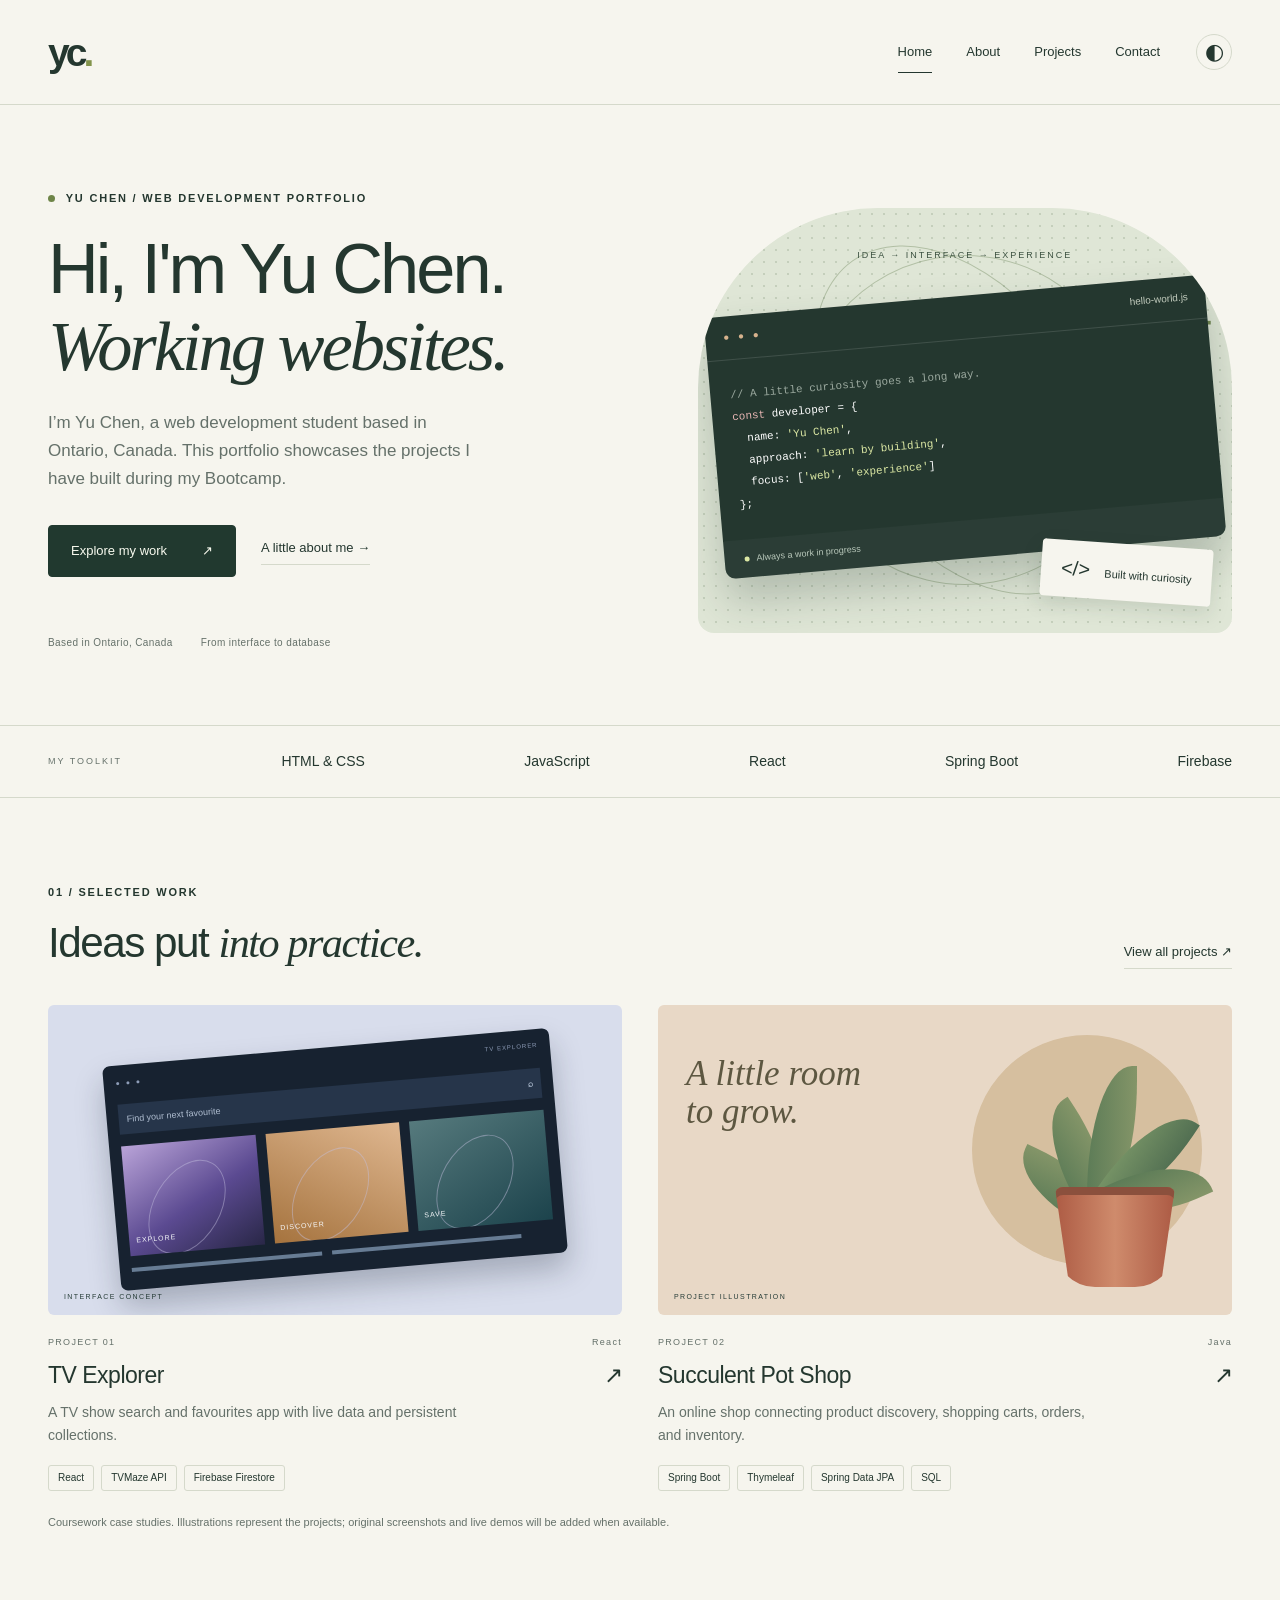
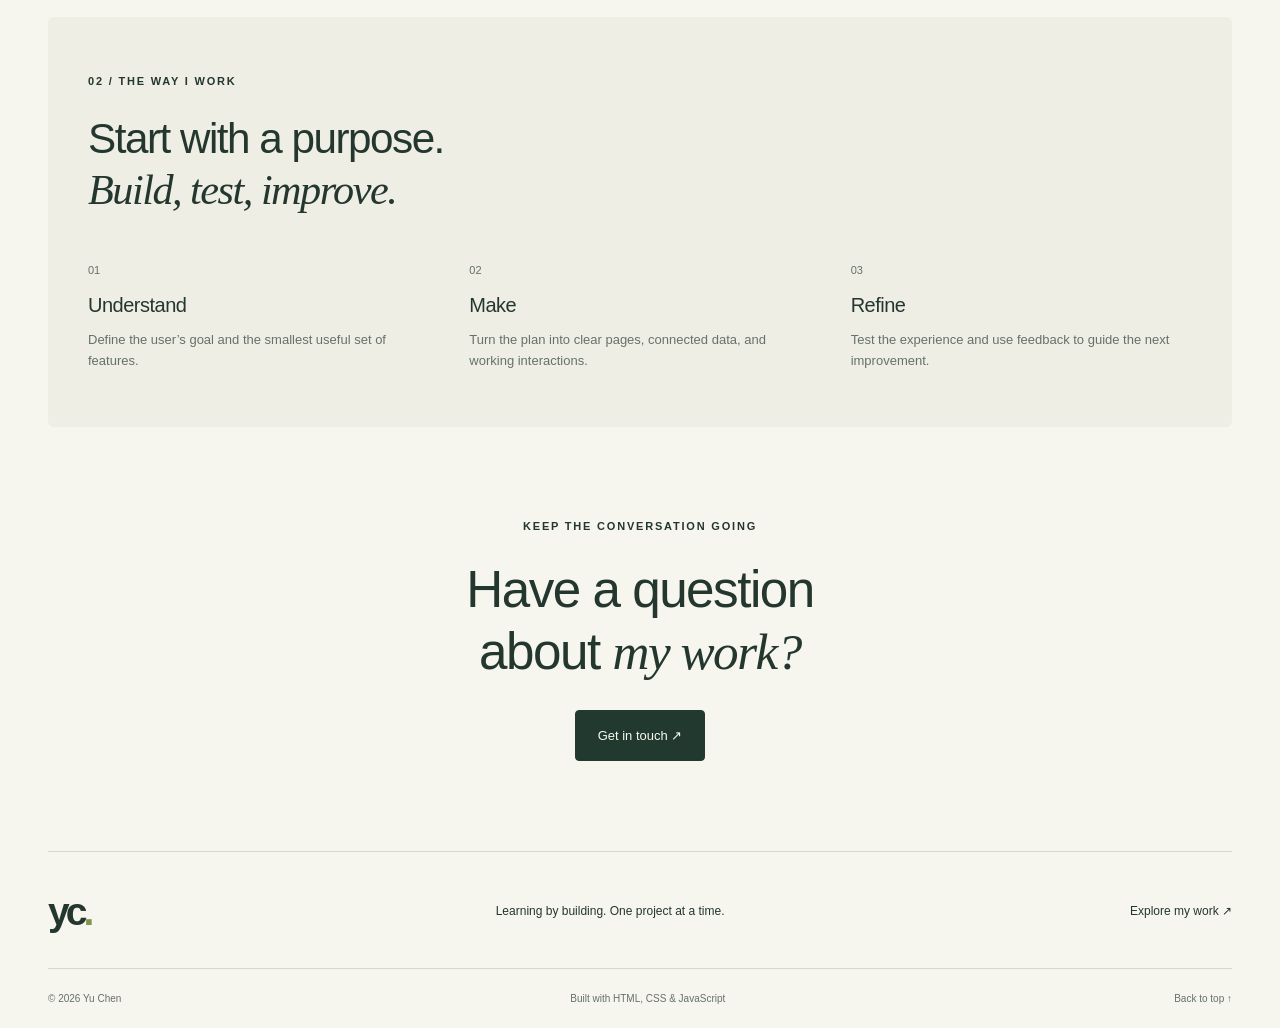
<file: index.html>
<!doctype html>
<html lang="en">

<head>
  <meta charset="utf-8">
  <meta name="viewport" content="width=device-width,initial-scale=1">
  <meta name="description"
    content="Yu Chen’s web development portfolio. Explore React and Java coursework, development decisions, and lessons learned.">
  <title>Web Development Portfolio | Yu Chen</title>
  <link rel="icon" href="assets/favicon.svg" type="image/svg+xml">
  <link rel="stylesheet" href="assets/style.css">
  <script src="assets/app.js" defer></script>
</head>

<body><a class="skip" href="#main">Skip to content</a>
  <header class="site-header"><a class="brand" href="index.html" aria-label="Yu Chen home">yc<span>.</span></a><button
      class="menu-toggle" aria-expanded="false" aria-controls="navigation">Menu <span>☰</span></button>
    <nav id="navigation" aria-label="Main navigation"><a href="index.html" aria-current="page">Home</a><a
        href="about.html">About</a><a href="projects.html">Projects</a><a href="contact.html">Contact</a></nav><button
      class="theme-toggle" aria-label="Switch to dark theme" title="Switch theme">◐</button>
  </header>
  <main id="main">
    <section class="hero">
      <div class="hero-copy">
        <p class="eyebrow"><span class="status-dot"></span> YU CHEN / WEB DEVELOPMENT PORTFOLIO</p>
        <h1>Hi, I'm Yu Chen.<br><span class="serif">Working websites.</span></h1>
        <p class="hero-intro">I’m Yu Chen, a web development student based in Ontario, Canada. This portfolio showcases the projects I have built during my Bootcamp. 
        </p>
        <div class="actions"><a class="button" href="projects.html">Explore my work <span>↗</span></a><a
            class="text-link" href="about.html">A little about me →</a></div>
        <div class="hero-footnote"><span>Based in Ontario, Canada</span><span>From interface to database</span></div>
      </div>
      <div class="hero-art" aria-hidden="true">
        <div class="orbit orbit-one"></div>
        <div class="orbit orbit-two"></div><span class="art-note">IDEA → INTERFACE → EXPERIENCE</span>
        <div class="code-window">
          <div class="code-top"><span>● ● ●</span><span>hello-world.js</span></div>
          <pre><span class="code-muted">// A little curiosity goes a long way.</span>
<span class="code-pink">const</span> developer = {
  name: <span class="code-green">'Yu Chen'</span>,
  approach: <span class="code-green">'learn by building'</span>,
  focus: [<span class="code-green">'web'</span>, <span class="code-green">'experience'</span>]
};</pre>
          <div class="code-bottom"><i></i> Always a work in progress</div>
        </div>
        <div class="floating-tag">&lt;/&gt; <span>Built with curiosity</span></div>
        <div class="spark">✳</div>
      </div>
    </section>
    <section class="skills-strip" aria-label="Technologies"><span>MY TOOLKIT</span><strong>HTML &
        CSS</strong><strong>JavaScript</strong><strong>React</strong><strong>Spring
        Boot</strong><strong>Firebase</strong></section>
    <section class="section">
      <div class="section-heading">
        <div>
          <p class="eyebrow">01 / SELECTED WORK</p>
          <h2>Ideas put <span class="serif">into practice.</span></h2>
        </div><a class="text-link" href="projects.html">View all projects ↗</a>
      </div>
      <div class="project-grid">
        <article class="project-card" data-category="React" data-title="tv explorer"><a class="art-link"
            href="tv-explorer.html" aria-label="Explore TV Explorer">
            <div class="project-art screen-art"
              aria-label="Illustrated interface concept, not an application screenshot">
              <div class="mini-browser">
                <div class="browser-dots">● ● ● <span>TV EXPLORER</span></div>
                <div class="mini-search">Find your next favourite <b>⌕</b></div>
                <div class="posters"><i><span>EXPLORE</span></i><i><span>DISCOVER</span></i><i><span>SAVE</span></i>
                </div>
                <div class="mini-lines"><i></i><i></i></div>
              </div><span class="art-label">INTERFACE CONCEPT</span>
            </div>
          </a>
          <div class="card-meta"><span>PROJECT 01</span><span>React</span></div>
          <h3><a href="tv-explorer.html">TV Explorer <span aria-hidden="true">↗</span></a></h3>
          <p>A TV show search and favourites app with live data and persistent collections.</p>
          <div class="tags"><span>React</span><span>TVMaze API</span><span>Firebase Firestore</span></div>
        </article>
        <article class="project-card" data-category="Java" data-title="succulent pot shop"><a class="art-link"
            href="succulent-shop.html" aria-label="Explore Succulent Pot Shop">
            <div class="project-art plant-art" aria-label="Illustrated succulent concept, not a product photograph">
              <div class="sun-disc"></div>
              <div class="plant">
                <div class="leaf l1"></div>
                <div class="leaf l2"></div>
                <div class="leaf l3"></div>
                <div class="leaf l4"></div>
                <div class="leaf l5"></div>
                <div class="pot"></div>
              </div>
              <div class="art-caption">A little room<br>to grow.</div><span class="art-label">PROJECT
                ILLUSTRATION</span>
            </div>
          </a>
          <div class="card-meta"><span>PROJECT 02</span><span>Java</span></div>
          <h3><a href="succulent-shop.html">Succulent Pot Shop <span aria-hidden="true">↗</span></a></h3>
          <p>An online shop connecting product discovery, shopping carts, orders, and inventory.</p>
          <div class="tags"><span>Spring Boot</span><span>Thymeleaf</span><span>Spring Data JPA</span><span>SQL</span>
          </div>
        </article>
      </div>
      <p class="caption">Coursework case studies. Illustrations represent the projects; original screenshots and live
        demos will be added when available.</p>
    </section>
    <section class="approach section">
      <p class="eyebrow">02 / THE WAY I WORK</p>
      <h2>Start with a purpose.<br><span class="serif">Build, test, improve.</span></h2>
      <div class="approach-grid">
        <div><span>01</span>
          <h3>Understand</h3>
          <p>Define the user’s goal and the smallest useful set of features.</p>
        </div>
        <div><span>02</span>
          <h3>Make</h3>
          <p>Turn the plan into clear pages, connected data, and working interactions.</p>
        </div>
        <div><span>03</span>
          <h3>Refine</h3>
          <p>Test the experience and use feedback to guide the next improvement.</p>
        </div>
      </div>
    </section>
    <section class="cta">
      <p class="eyebrow">KEEP THE CONVERSATION GOING</p>
      <h2>Have a question<br>about <span class="serif">my work?</span></h2><a class="button" href="contact.html">Get in
        touch ↗</a>
    </section>
  </main>
  <footer><a class="brand" href="index.html">yc<span>.</span></a>
    <p>Learning by building. One project at a time.</p><a href="projects.html">Explore my work ↗</a>
    <div class="footer-bottom"><span>© 2026 Yu Chen</span><span>Built with HTML, CSS & JavaScript</span><a
        href="#main">Back to top ↑</a></div>
  </footer>
</body>

</html>
</file>
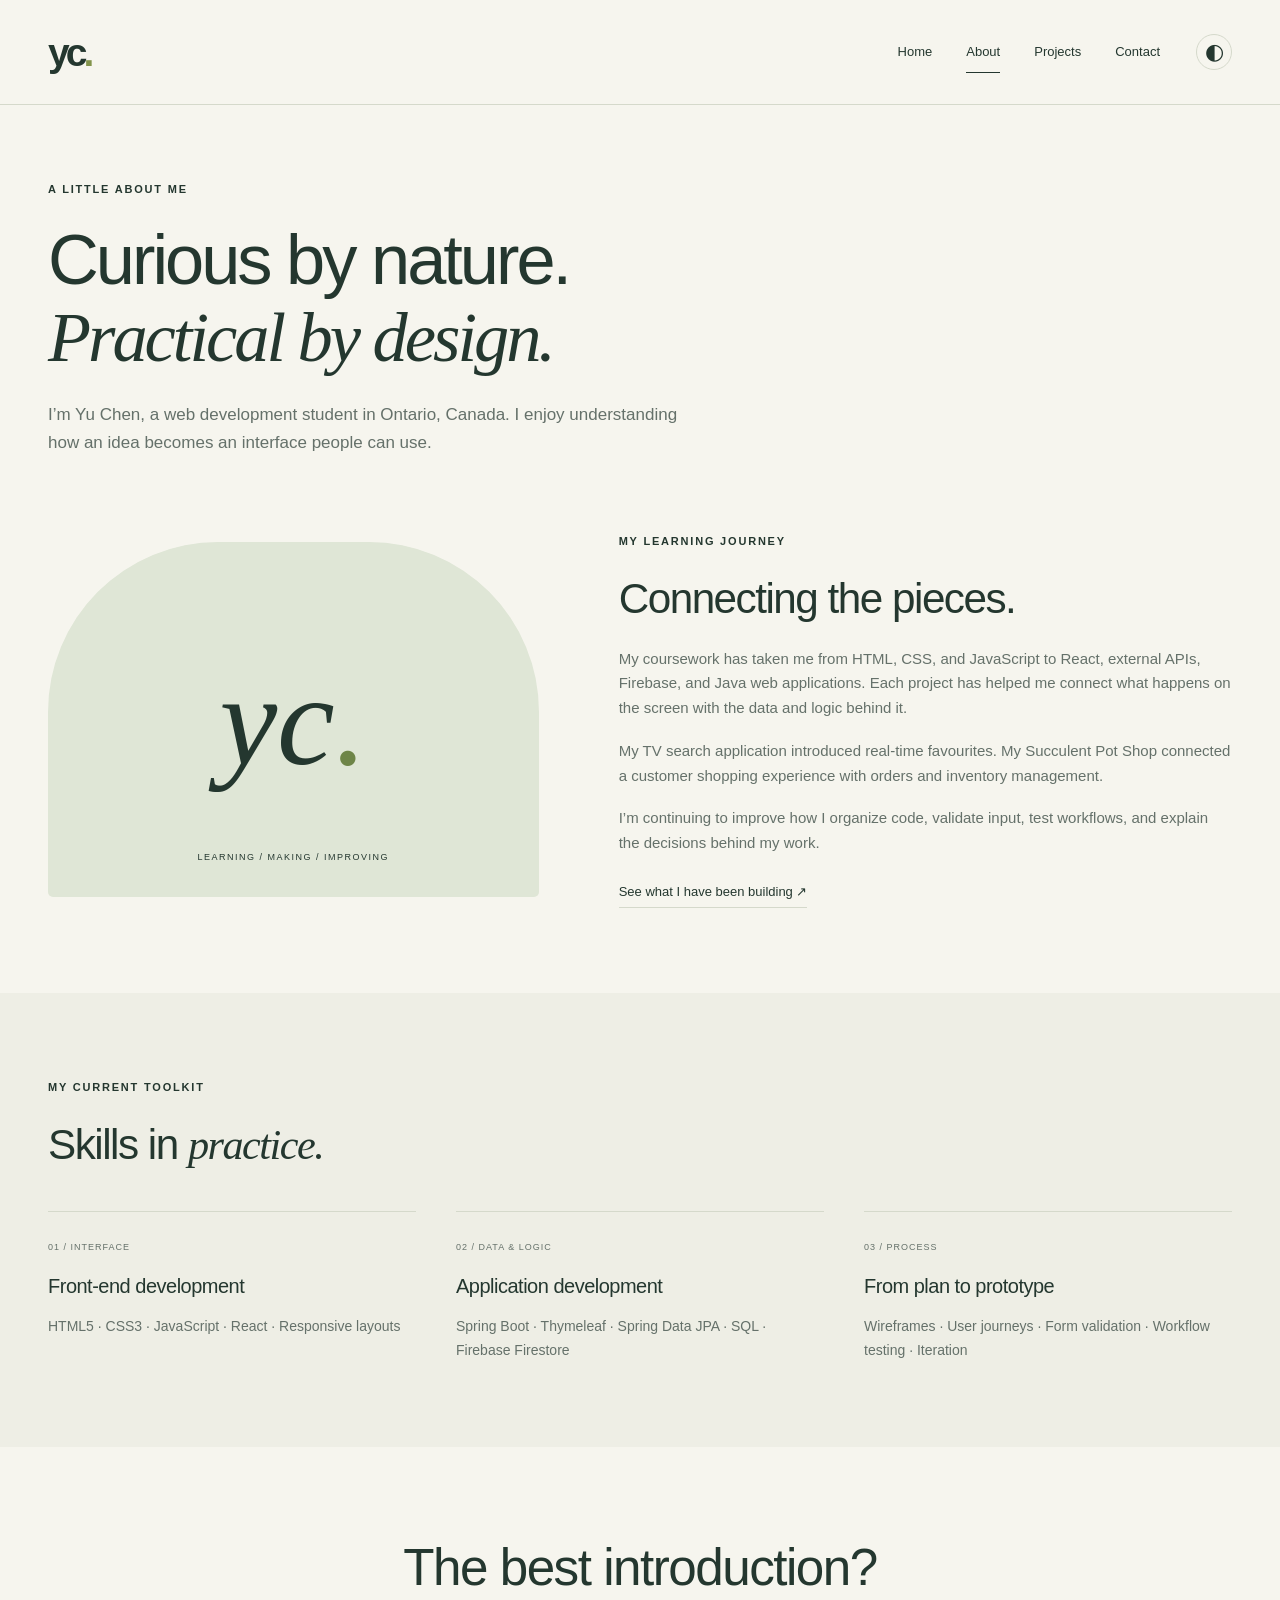
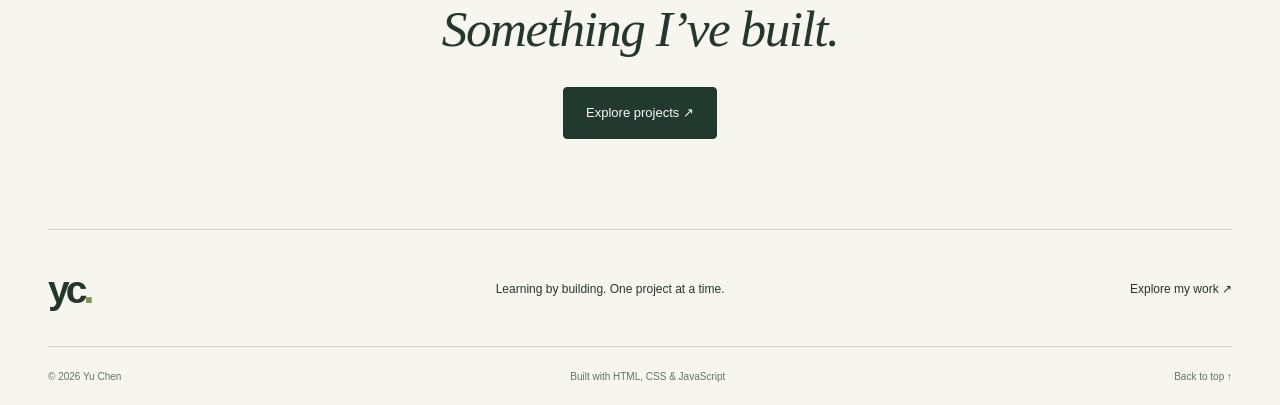
<file: about.html>
<!doctype html><html lang="en"><head><meta charset="utf-8"><meta name="viewport" content="width=device-width,initial-scale=1"><meta name="description" content="Yu Chen’s web development portfolio. Explore React and Java coursework, development decisions, and lessons learned."><title>About | Yu Chen</title><link rel="icon" href="assets/favicon.svg" type="image/svg+xml"><link rel="stylesheet" href="assets/style.css"><script src="assets/app.js" defer></script></head><body><a class="skip" href="#main">Skip to content</a><header class="site-header"><a class="brand" href="index.html" aria-label="Yu Chen home">yc<span>.</span></a><button class="menu-toggle" aria-expanded="false" aria-controls="navigation">Menu <span>☰</span></button><nav id="navigation" aria-label="Main navigation"><a href="index.html">Home</a><a href="about.html" aria-current="page">About</a><a href="projects.html">Projects</a><a href="contact.html">Contact</a></nav><button class="theme-toggle" aria-label="Switch to dark theme" title="Switch theme">◐</button></header><main id="main"><section class="page-intro"><p class="eyebrow">A LITTLE ABOUT ME</p><h1>Curious by nature.<br><span class="serif">Practical by design.</span></h1><p>I’m Yu Chen, a web development student in Ontario, Canada. I enjoy understanding how an idea becomes an interface people can use.</p></section><section class="section about-layout"><div class="monogram" aria-label="Yu Chen initials">yc<span>.</span><small>LEARNING / MAKING / IMPROVING</small></div><div><p class="eyebrow">MY LEARNING JOURNEY</p><h2>Connecting the pieces.</h2><p>My coursework has taken me from HTML, CSS, and JavaScript to React, external APIs, Firebase, and Java web applications. Each project has helped me connect what happens on the screen with the data and logic behind it.</p><p>My TV search application introduced real-time favourites. My Succulent Pot Shop connected a customer shopping experience with orders and inventory management.</p><p>I’m continuing to improve how I organize code, validate input, test workflows, and explain the decisions behind my work.</p><a class="text-link" href="projects.html">See what I have been building ↗</a></div></section><section class="section skills-section"><p class="eyebrow">MY CURRENT TOOLKIT</p><h2>Skills in <span class="serif">practice.</span></h2><div class="skill-grid"><article><span>01 / INTERFACE</span><h3>Front-end development</h3><p>HTML5 · CSS3 · JavaScript · React · Responsive layouts</p></article><article><span>02 / DATA & LOGIC</span><h3>Application development</h3><p>Spring Boot · Thymeleaf · Spring Data JPA · SQL · Firebase Firestore</p></article><article><span>03 / PROCESS</span><h3>From plan to prototype</h3><p>Wireframes · User journeys · Form validation · Workflow testing · Iteration</p></article></div></section><section class="cta"><h2>The best introduction?<br><span class="serif">Something I’ve built.</span></h2><a class="button" href="projects.html">Explore projects ↗</a></section></main><footer><a class="brand" href="index.html">yc<span>.</span></a><p>Learning by building. One project at a time.</p><a href="projects.html">Explore my work ↗</a><div class="footer-bottom"><span>© 2026 Yu Chen</span><span>Built with HTML, CSS & JavaScript</span><a href="#main">Back to top ↑</a></div></footer></body></html>
</file>
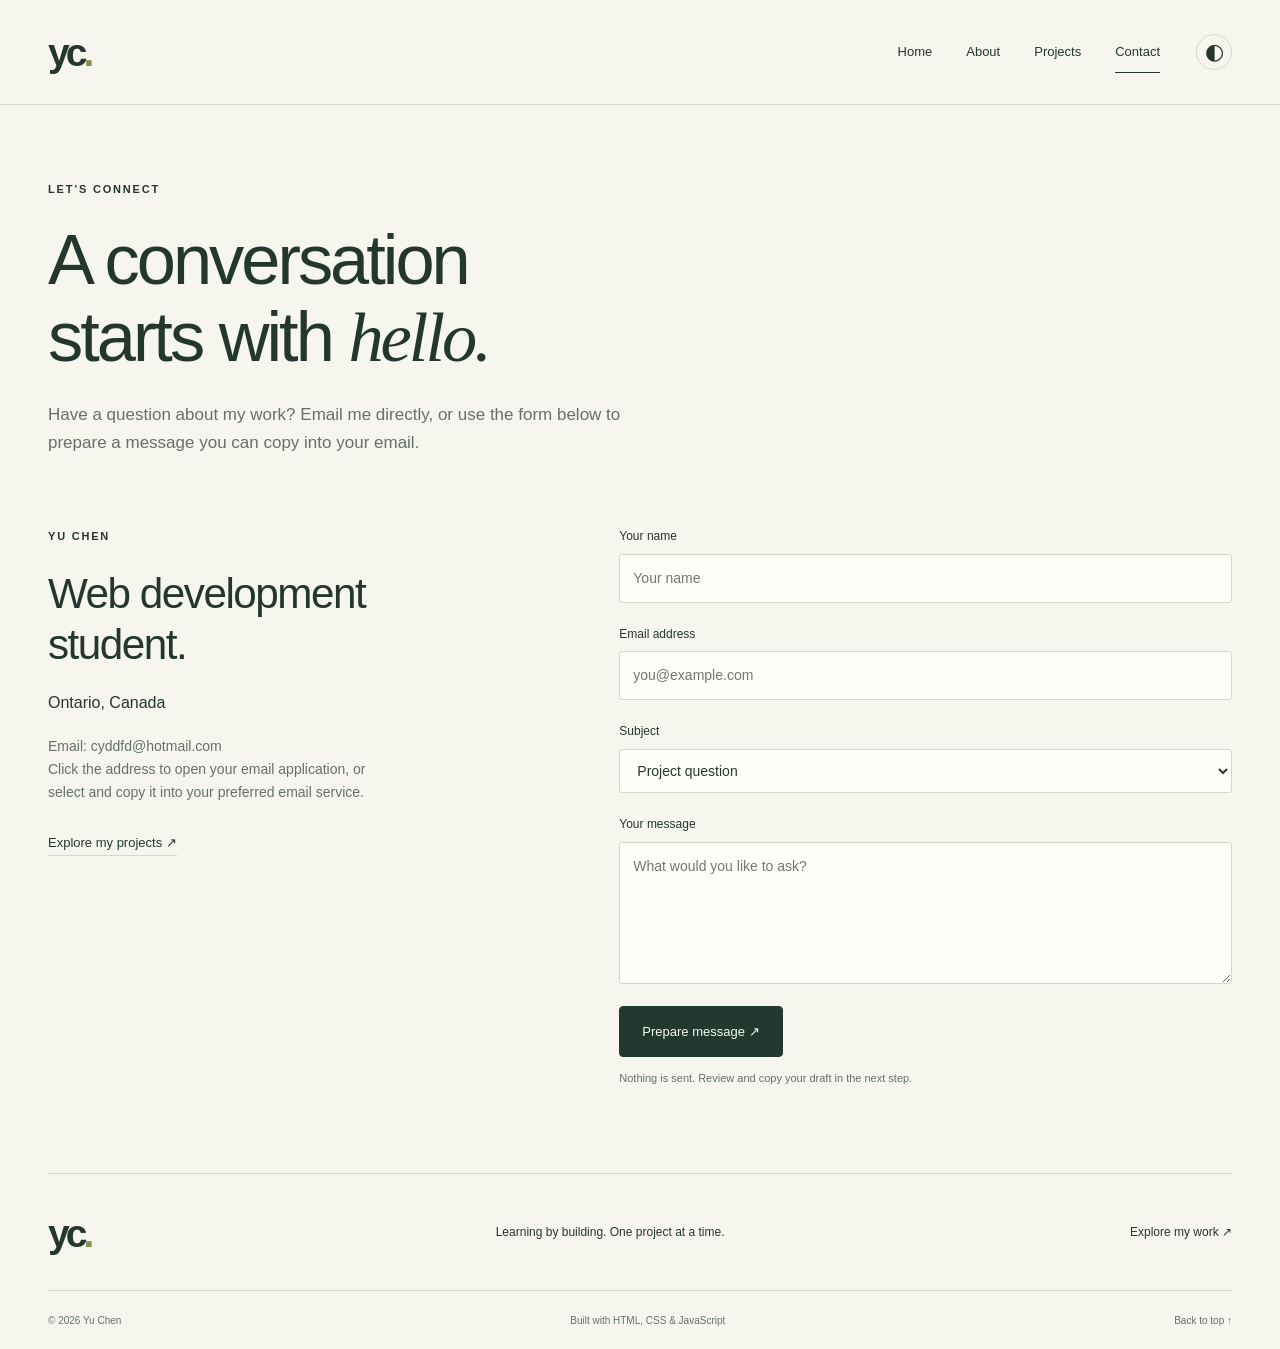
<file: contact.html>
<!doctype html>
<html lang="en">

<head>
    <meta charset="utf-8">
    <meta name="viewport" content="width=device-width,initial-scale=1">
    <meta name="description"
        content="Yu Chen’s web development portfolio. Explore React and Java coursework, development decisions, and lessons learned.">
    <title>Contact | Yu Chen</title>
    <link rel="icon" href="assets/favicon.svg" type="image/svg+xml">
    <link rel="stylesheet" href="assets/style.css">
    <script src="assets/app.js" defer></script>
</head>

<body><a class="skip" href="#main">Skip to content</a>
    <header class="site-header"><a class="brand" href="index.html" aria-label="Yu Chen home">yc<span>.</span></a><button
            class="menu-toggle" aria-expanded="false" aria-controls="navigation">Menu <span>☰</span></button>
        <nav id="navigation" aria-label="Main navigation"><a href="index.html">Home</a><a href="about.html">About</a><a
                href="projects.html">Projects</a><a href="contact.html" aria-current="page">Contact</a></nav><button
            class="theme-toggle" aria-label="Switch to dark theme" title="Switch theme">◐</button>
    </header>
    <main id="main">
        <section class="page-intro">
            <p class="eyebrow">LET’S CONNECT</p>
            <h1>A conversation<br>starts with <span class="serif">hello.</span></h1>
            <p>Have a question about my work? Email me directly, or use the form below to prepare a message you can copy into your email.</p>
        </section>
        <section class="section contact-layout">
            <div>
                <p class="eyebrow">YU CHEN</p>
                <h2>Web development<br>student.</h2>
                <p>Ontario, Canada</p>
                <p class="contact-note">
  Email:
  <a href="mailto:cyddfd@hotmail.com">cyddfd@hotmail.com</a>
  <br>
  Click the address to open your email application,
  or select and copy it into your preferred email service.
</p><a class="text-link"
                    href="projects.html">Explore my projects ↗</a>
            </div>
            <form id="contact-form"><label for="name">Your name</label><input id="name" name="name" autocomplete="name"
                    maxlength="100" required placeholder="Your name"><label for="email">Email address</label><input
                    id="email" name="email" type="email" autocomplete="email" maxlength="254" required
                    placeholder="you@example.com"><label for="subject">Subject</label><select id="subject"
                    name="subject">
                    <option>Project question</option>
                    <option>Portfolio feedback</option>
                    <option>Other enquiry</option>
                </select><label for="message">Your message</label><textarea id="message" name="message" rows="5"
                    minlength="10" maxlength="3000" required
                    placeholder="What would you like to ask?"></textarea><button class="button" type="submit">Prepare
                    message ↗</button>
                <p class="caption">Nothing is sent. Review and copy your draft in the next step.</p>
                <div id="message-preview" hidden>
                    <h3>Your message draft</h3>
                    <pre id="draft-text"></pre><button type="button" class="button secondary" id="copy-message">Copy
                        message</button>
                    <p id="copy-status" role="status"></p>
                </div>
            </form>
        </section>
    </main>
    <footer><a class="brand" href="index.html">yc<span>.</span></a>
        <p>Learning by building. One project at a time.</p><a href="projects.html">Explore my work ↗</a>
        <div class="footer-bottom"><span>© 2026 Yu Chen</span><span>Built with HTML, CSS & JavaScript</span><a
                href="#main">Back to top ↑</a></div>
    </footer>
</body>

</html>
</file>
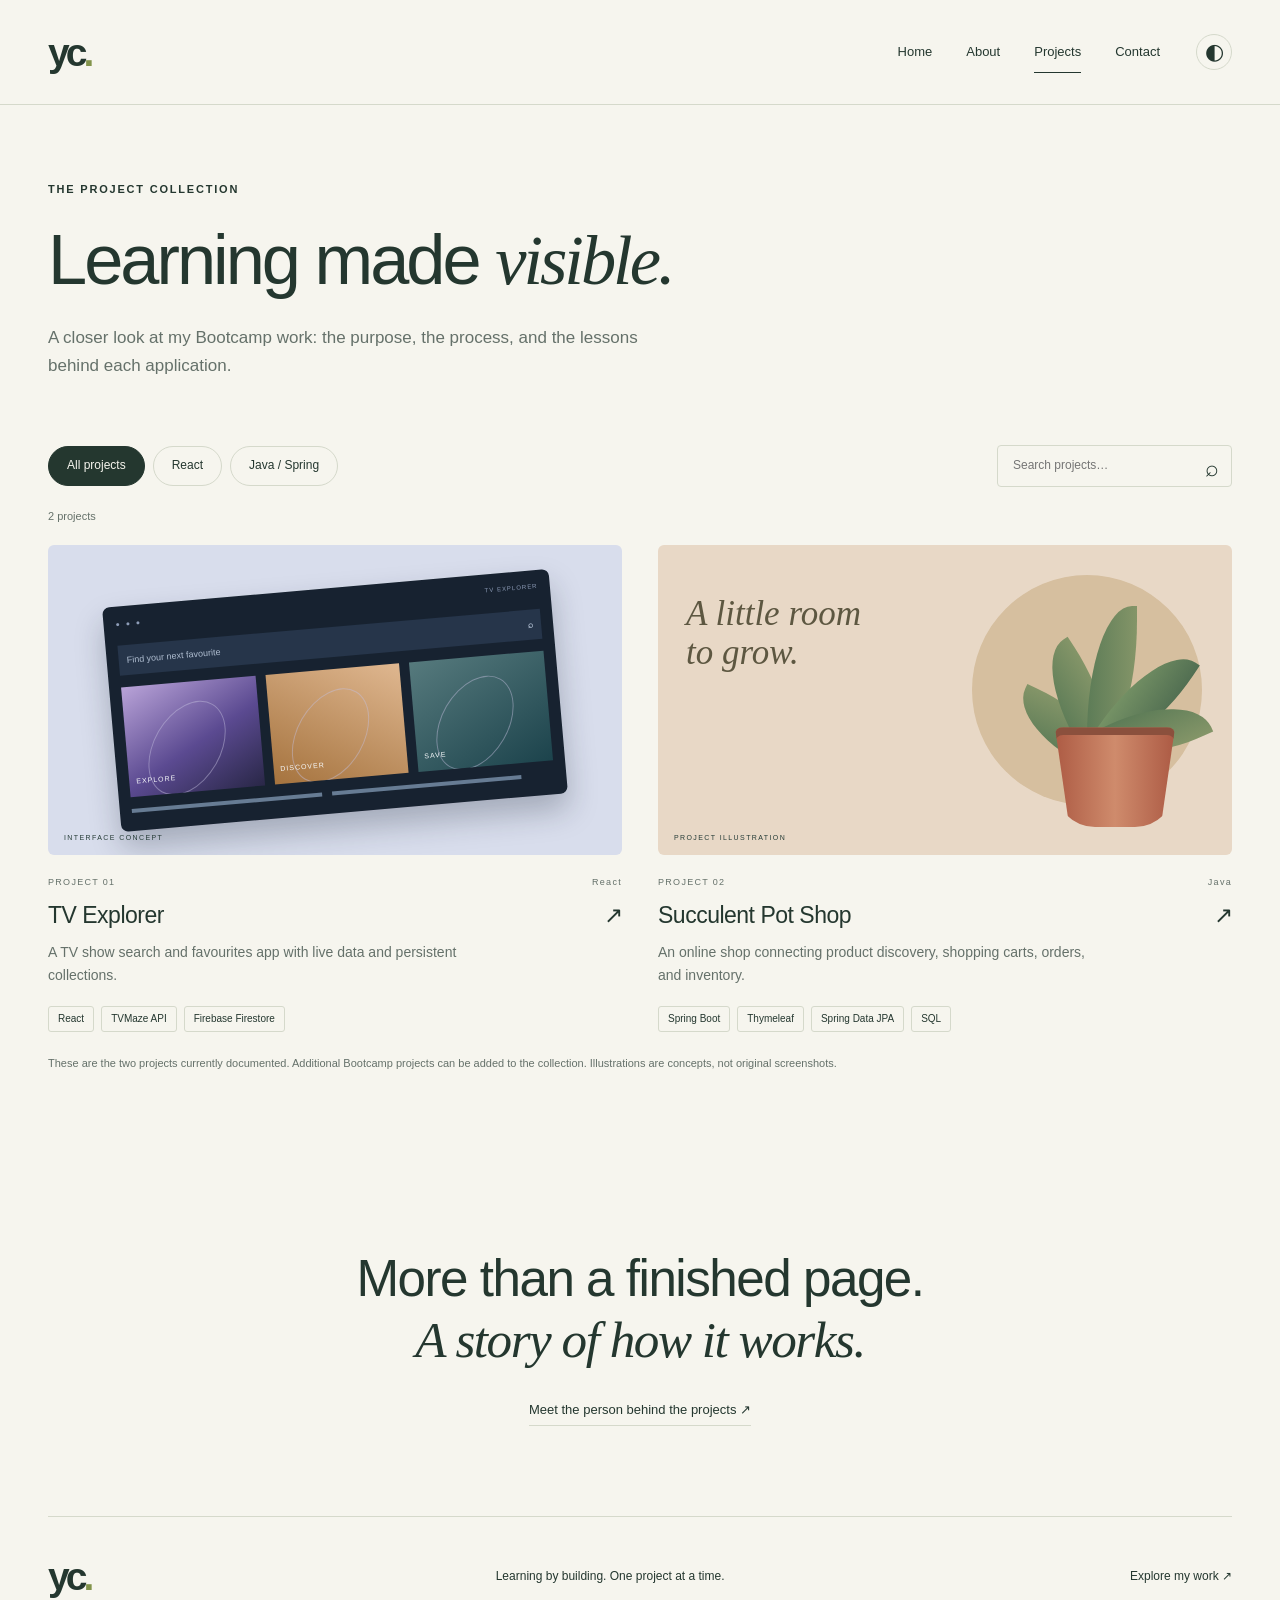
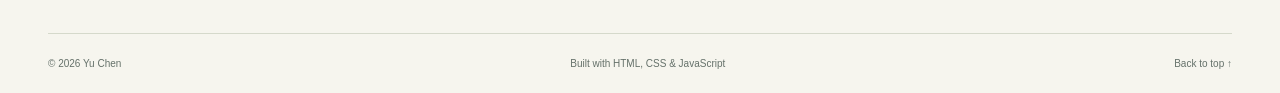
<file: projects.html>
<!doctype html><html lang="en"><head><meta charset="utf-8"><meta name="viewport" content="width=device-width,initial-scale=1"><meta name="description" content="Yu Chen’s web development portfolio. Explore React and Java coursework, development decisions, and lessons learned."><title>Projects | Yu Chen</title><link rel="icon" href="assets/favicon.svg" type="image/svg+xml"><link rel="stylesheet" href="assets/style.css"><script src="assets/app.js" defer></script></head><body><a class="skip" href="#main">Skip to content</a><header class="site-header"><a class="brand" href="index.html" aria-label="Yu Chen home">yc<span>.</span></a><button class="menu-toggle" aria-expanded="false" aria-controls="navigation">Menu <span>☰</span></button><nav id="navigation" aria-label="Main navigation"><a href="index.html">Home</a><a href="about.html">About</a><a href="projects.html" aria-current="page">Projects</a><a href="contact.html">Contact</a></nav><button class="theme-toggle" aria-label="Switch to dark theme" title="Switch theme">◐</button></header><main id="main"><section class="page-intro"><p class="eyebrow">THE PROJECT COLLECTION</p><h1>Learning made <span class="serif">visible.</span></h1><p>A closer look at my Bootcamp work: the purpose, the process, and the lessons behind each application.</p></section><section class="section project-section"><div class="project-controls"><div class="filters" role="group" aria-label="Filter projects"><button class="active" data-filter="All" aria-pressed="true">All projects</button><button data-filter="React" aria-pressed="false">React</button><button data-filter="Java" aria-pressed="false">Java / Spring</button></div><label class="search-box"><span class="sr-only">Search projects by name</span><input type="search" id="project-search" placeholder="Search projects…"><span aria-hidden="true">⌕</span></label></div><p id="result-count" class="caption" role="status">2 projects</p><div class="project-grid"><article class="project-card" data-category="React" data-title="tv explorer"><a class="art-link" href="tv-explorer.html" aria-label="Explore TV Explorer"><div class="project-art screen-art" aria-label="Illustrated interface concept, not an application screenshot"><div class="mini-browser"><div class="browser-dots">● ● ● <span>TV EXPLORER</span></div><div class="mini-search">Find your next favourite <b>⌕</b></div><div class="posters"><i><span>EXPLORE</span></i><i><span>DISCOVER</span></i><i><span>SAVE</span></i></div><div class="mini-lines"><i></i><i></i></div></div><span class="art-label">INTERFACE CONCEPT</span></div></a><div class="card-meta"><span>PROJECT 01</span><span>React</span></div><h3><a href="tv-explorer.html">TV Explorer <span aria-hidden="true">↗</span></a></h3><p>A TV show search and favourites app with live data and persistent collections.</p><div class="tags"><span>React</span><span>TVMaze API</span><span>Firebase Firestore</span></div></article><article class="project-card" data-category="Java" data-title="succulent pot shop"><a class="art-link" href="succulent-shop.html" aria-label="Explore Succulent Pot Shop"><div class="project-art plant-art" aria-label="Illustrated succulent concept, not a product photograph"><div class="sun-disc"></div><div class="plant"><div class="leaf l1"></div><div class="leaf l2"></div><div class="leaf l3"></div><div class="leaf l4"></div><div class="leaf l5"></div><div class="pot"></div></div><div class="art-caption">A little room<br>to grow.</div><span class="art-label">PROJECT ILLUSTRATION</span></div></a><div class="card-meta"><span>PROJECT 02</span><span>Java</span></div><h3><a href="succulent-shop.html">Succulent Pot Shop <span aria-hidden="true">↗</span></a></h3><p>An online shop connecting product discovery, shopping carts, orders, and inventory.</p><div class="tags"><span>Spring Boot</span><span>Thymeleaf</span><span>Spring Data JPA</span><span>SQL</span></div></article></div><p id="empty-state" hidden>No projects match your search. Try another name or select All projects.</p><p class="caption">These are the two projects currently documented. Additional Bootcamp projects can be added to the collection. Illustrations are concepts, not original screenshots.</p></section><section class="cta compact"><h2>More than a finished page.<br><span class="serif">A story of how it works.</span></h2><a class="text-link" href="about.html">Meet the person behind the projects ↗</a></section></main><footer><a class="brand" href="index.html">yc<span>.</span></a><p>Learning by building. One project at a time.</p><a href="projects.html">Explore my work ↗</a><div class="footer-bottom"><span>© 2026 Yu Chen</span><span>Built with HTML, CSS & JavaScript</span><a href="#main">Back to top ↑</a></div></footer></body></html>
</file>
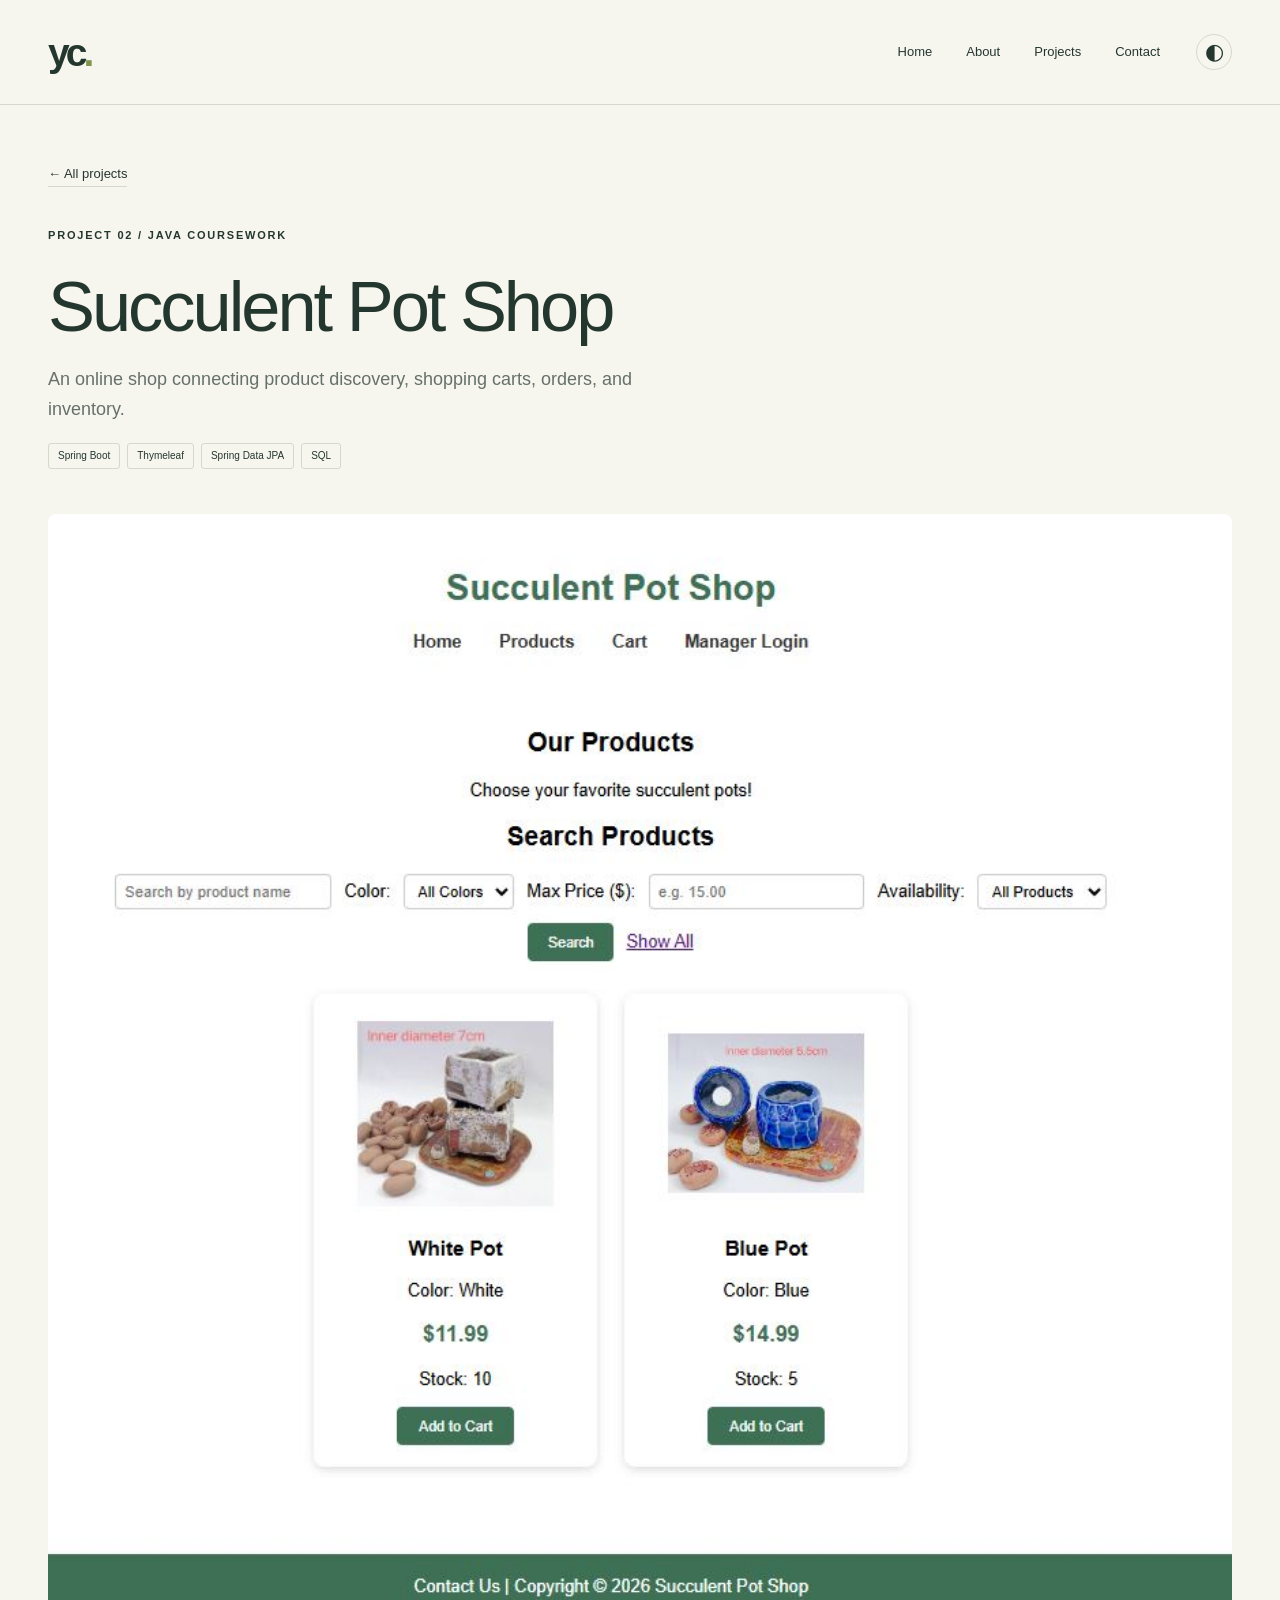
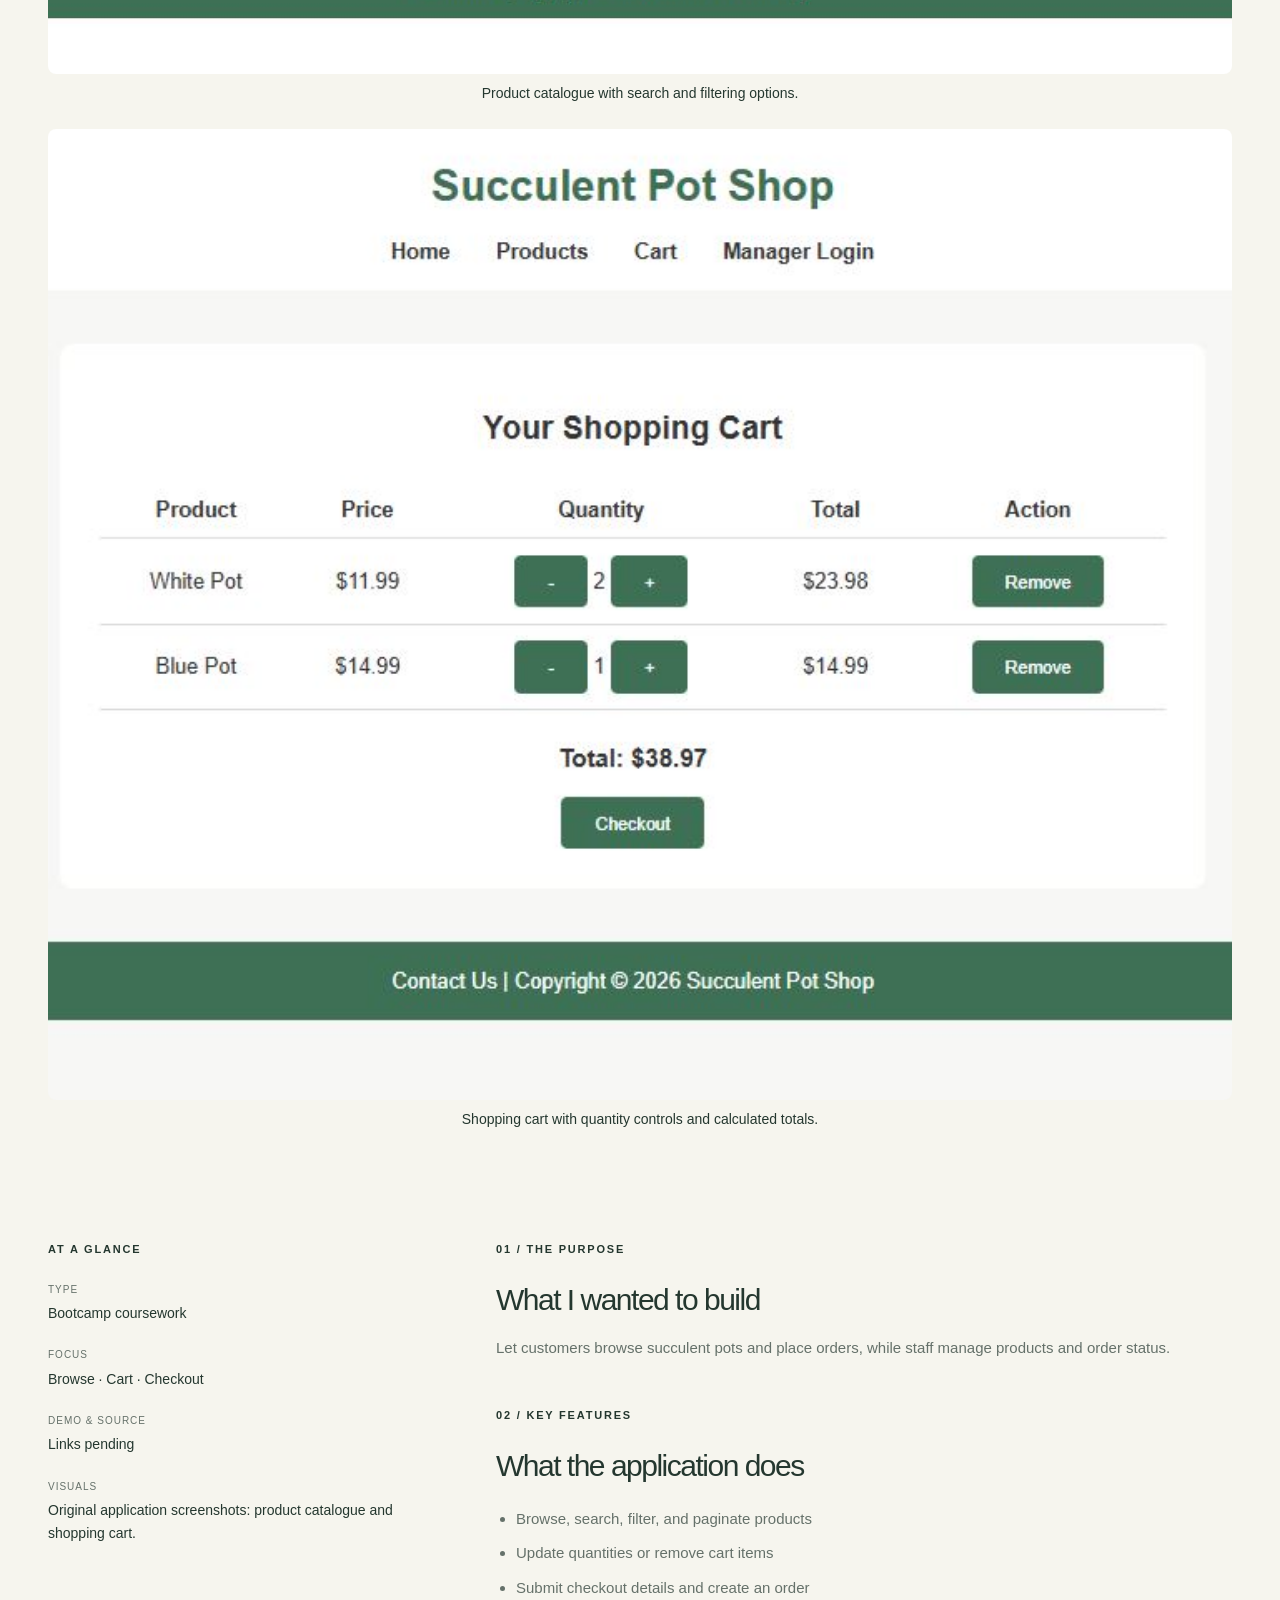
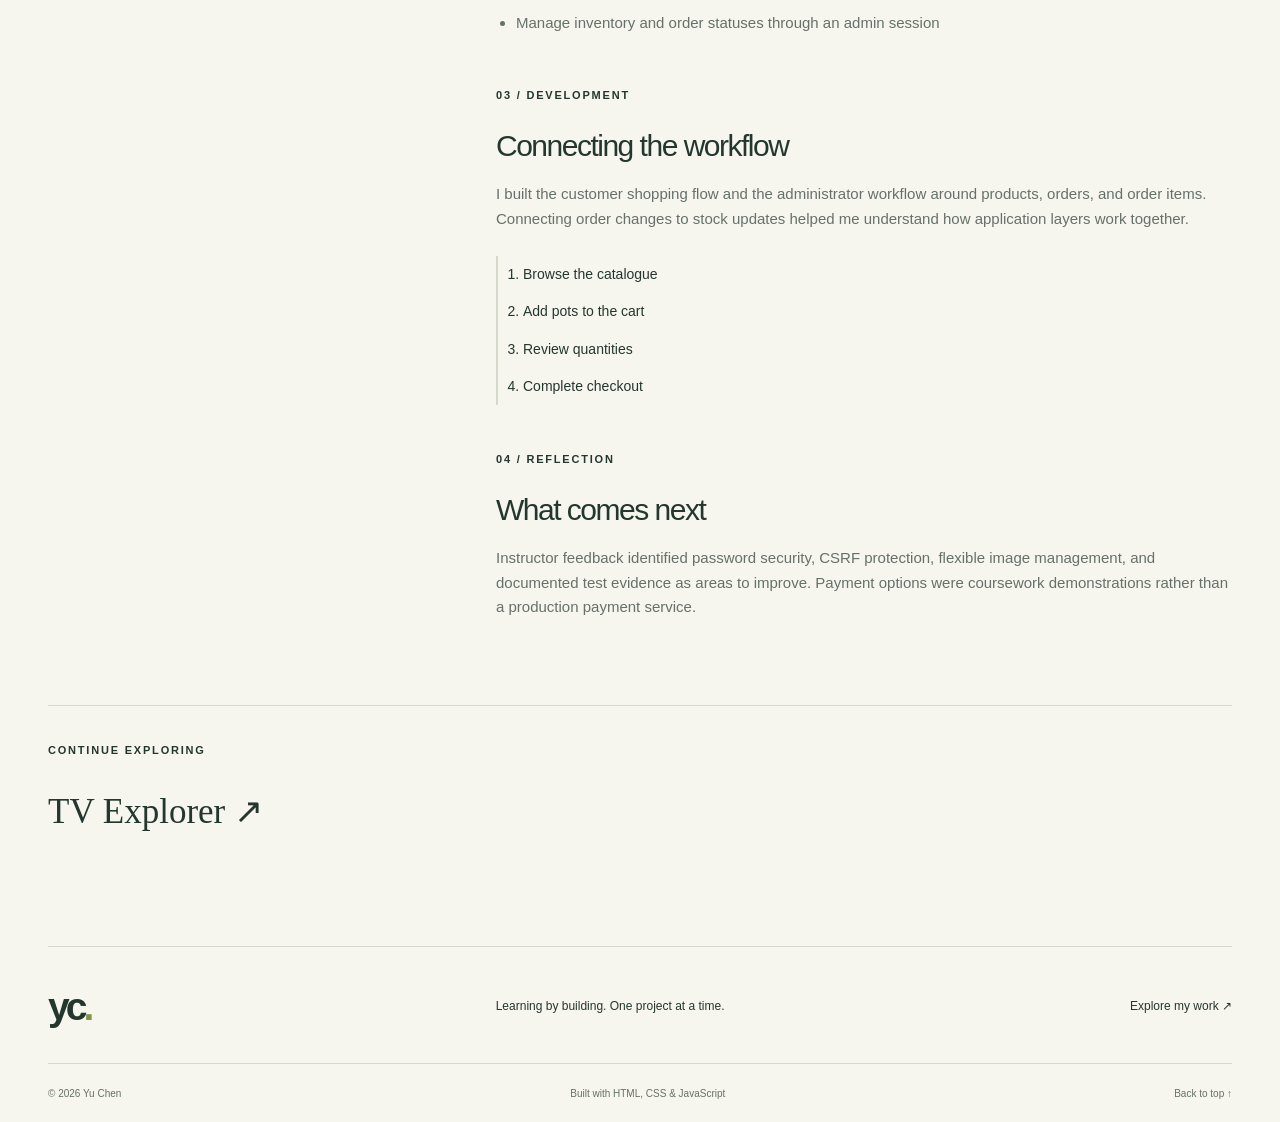
<file: succulent-shop.html>
<!doctype html>
<html lang="en">

<head>
    <meta charset="utf-8">
    <meta name="viewport" content="width=device-width,initial-scale=1">
    <meta name="description"
        content="Yu Chen’s web development portfolio. Explore React and Java coursework, development decisions, and lessons learned.">
    <title>Succulent Pot Shop | Yu Chen</title>
    <link rel="icon" href="assets/favicon.svg" type="image/svg+xml">
    <link rel="stylesheet" href="assets/style.css">
    <script src="assets/app.js" defer></script>
</head>

<body><a class="skip" href="#main">Skip to content</a>
    <header class="site-header"><a class="brand" href="index.html" aria-label="Yu Chen home">yc<span>.</span></a><button
            class="menu-toggle" aria-expanded="false" aria-controls="navigation">Menu <span>☰</span></button>
        <nav id="navigation" aria-label="Main navigation"><a href="index.html">Home</a><a href="about.html">About</a><a
                href="projects.html">Projects</a><a href="contact.html">Contact</a></nav><button class="theme-toggle"
            aria-label="Switch to dark theme" title="Switch theme">◐</button>
    </header>
    <main id="main">
        <section class="detail-intro"><a class="text-link" href="projects.html">← All projects</a>
            <p class="eyebrow">PROJECT 02 / JAVA COURSEWORK</p>
            <h1>Succulent Pot Shop</h1>
            <p>An online shop connecting product discovery, shopping carts, orders, and inventory.</p>
            <div class="tags"><span>Spring Boot</span><span>Thymeleaf</span><span>Spring Data JPA</span><span>SQL</span>
            </div>
        </section>
        <section class="detail-art">
  <figure class="project-screenshot">
    <img
      src="assets/images/shop-products.JPG"
      alt="Succulent Pot Shop product catalogue with search and filters"
    >
    <figcaption>Product catalogue with search and filtering options.</figcaption>
  </figure>

  <figure class="project-screenshot">
    <img
      src="assets/images/shop-cart.JPG"
      alt="Shopping cart with quantity controls and an order total"
    >
    <figcaption>Shopping cart with quantity controls and calculated totals.</figcaption>
  </figure>
</section>
        <section class="section case-study">
            <aside>
                <p class="eyebrow">AT A GLANCE</p>
                <dl>
                    <dt>Type</dt>
                    <dd>Bootcamp coursework</dd>
                    <dt>Focus</dt>
                    <dd>Browse · Cart · Checkout</dd>
                    <dt>Demo & source</dt>
                    <dd>Links pending</dd>
                    <dt>Visuals</dt>
                    <dd>Original application screenshots: product catalogue and shopping cart.</dd>
                </dl>
            </aside>
            <div>
                <p class="eyebrow">01 / THE PURPOSE</p>
                <h2>What I wanted to build</h2>
                <p>Let customers browse succulent pots and place orders, while staff manage products and order status.
                </p>
                <p class="eyebrow">02 / KEY FEATURES</p>
                <h2>What the application does</h2>
                <ul class="feature-list">
                    <li>Browse, search, filter, and paginate products</li>
                    <li>Update quantities or remove cart items</li>
                    <li>Submit checkout details and create an order</li>
                    <li>Manage inventory and order statuses through an admin session</li>
                </ul>
                <p class="eyebrow">03 / DEVELOPMENT</p>
                <h2>Connecting the workflow</h2>
                <p>I built the customer shopping flow and the administrator workflow around products, orders, and order
                    items. Connecting order changes to stock updates helped me understand how application layers work
                    together.</p>
                <ol class="flow-steps">
                    <li>Browse the catalogue</li>
                    <li>Add pots to the cart</li>
                    <li>Review quantities</li>
                    <li>Complete checkout</li>
                </ol>
                <p class="eyebrow">04 / REFLECTION</p>
                <h2>What comes next</h2>
                <p>Instructor feedback identified password security, CSRF protection, flexible image management, and
                    documented test evidence as areas to improve. Payment options were coursework demonstrations rather
                    than a production payment service.</p>
            </div>
        </section>
        <section class="next-project">
            <p class="eyebrow">CONTINUE EXPLORING</p><a href="tv-explorer.html">TV Explorer ↗</a>
        </section>
    </main>
    <footer><a class="brand" href="index.html">yc<span>.</span></a>
        <p>Learning by building. One project at a time.</p><a href="projects.html">Explore my work ↗</a>
        <div class="footer-bottom"><span>© 2026 Yu Chen</span><span>Built with HTML, CSS & JavaScript</span><a
                href="#main">Back to top ↑</a></div>
    </footer>
</body>

</html>
</file>
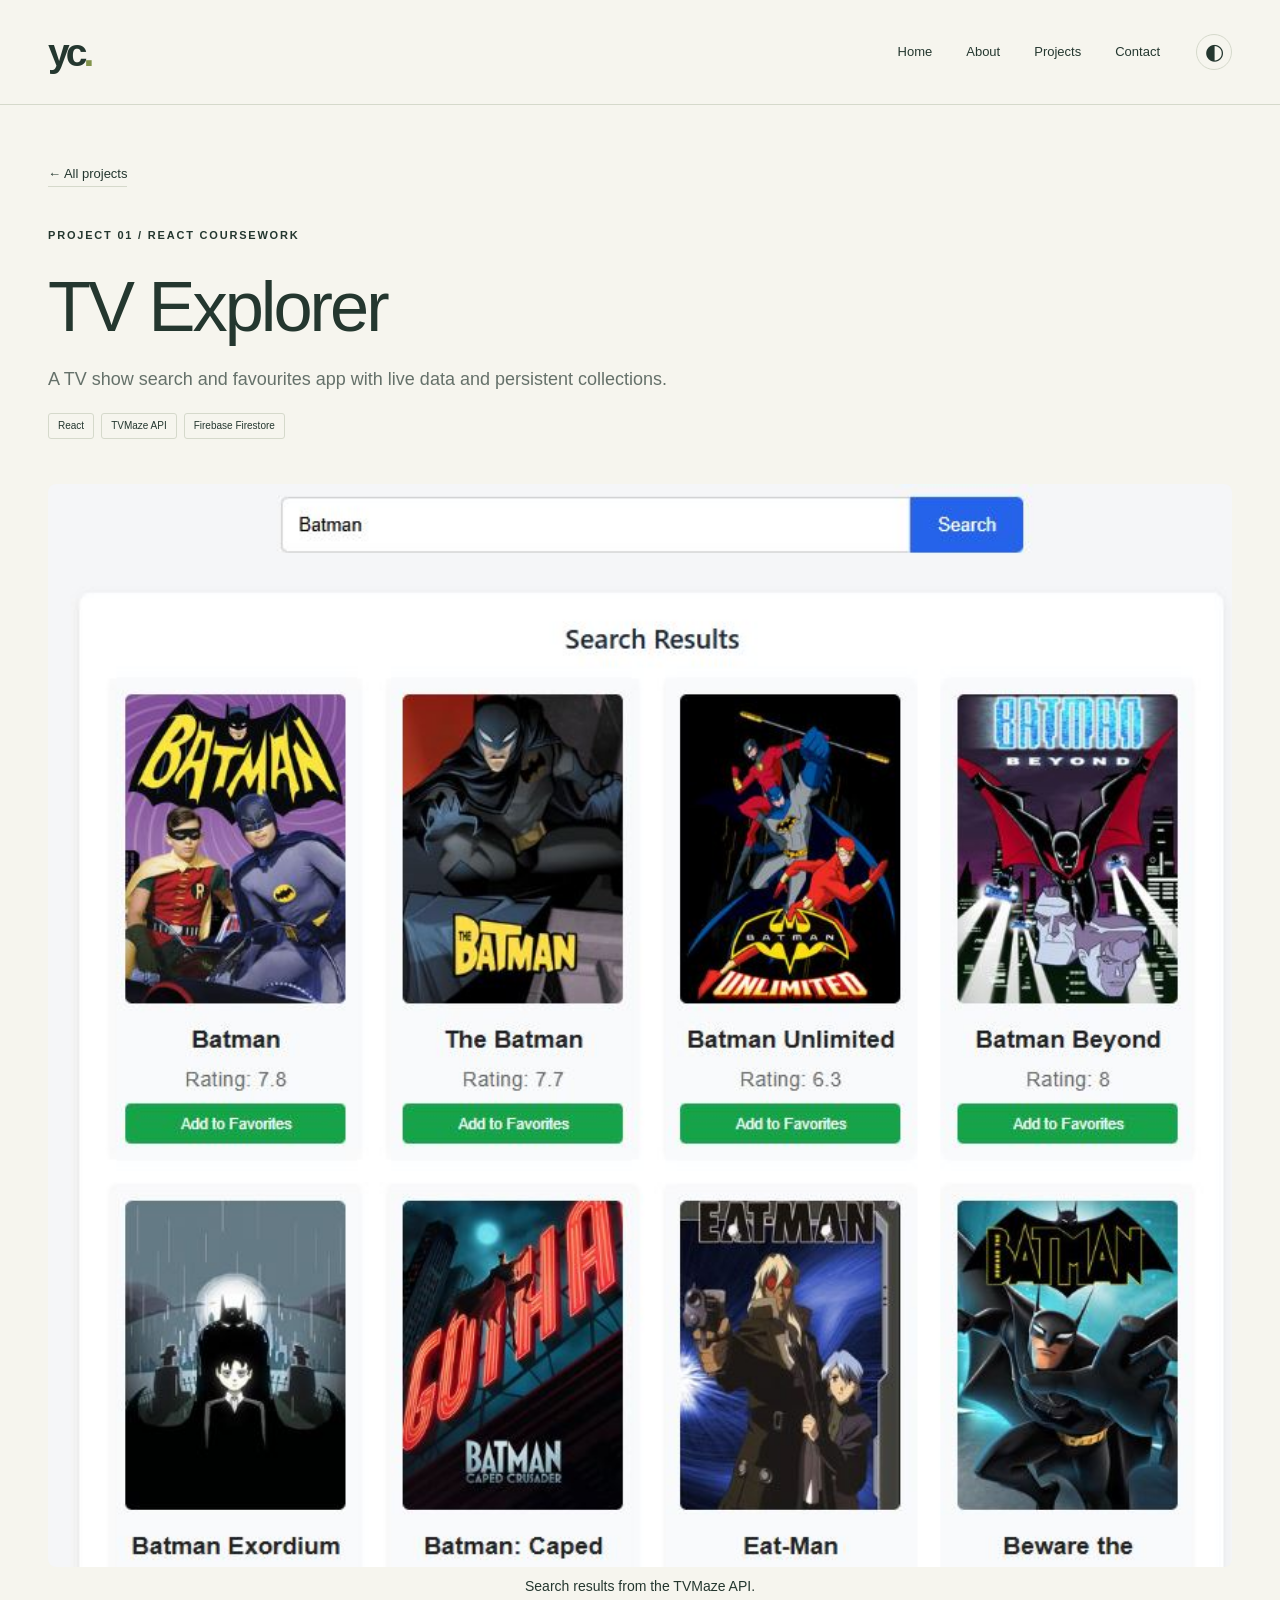
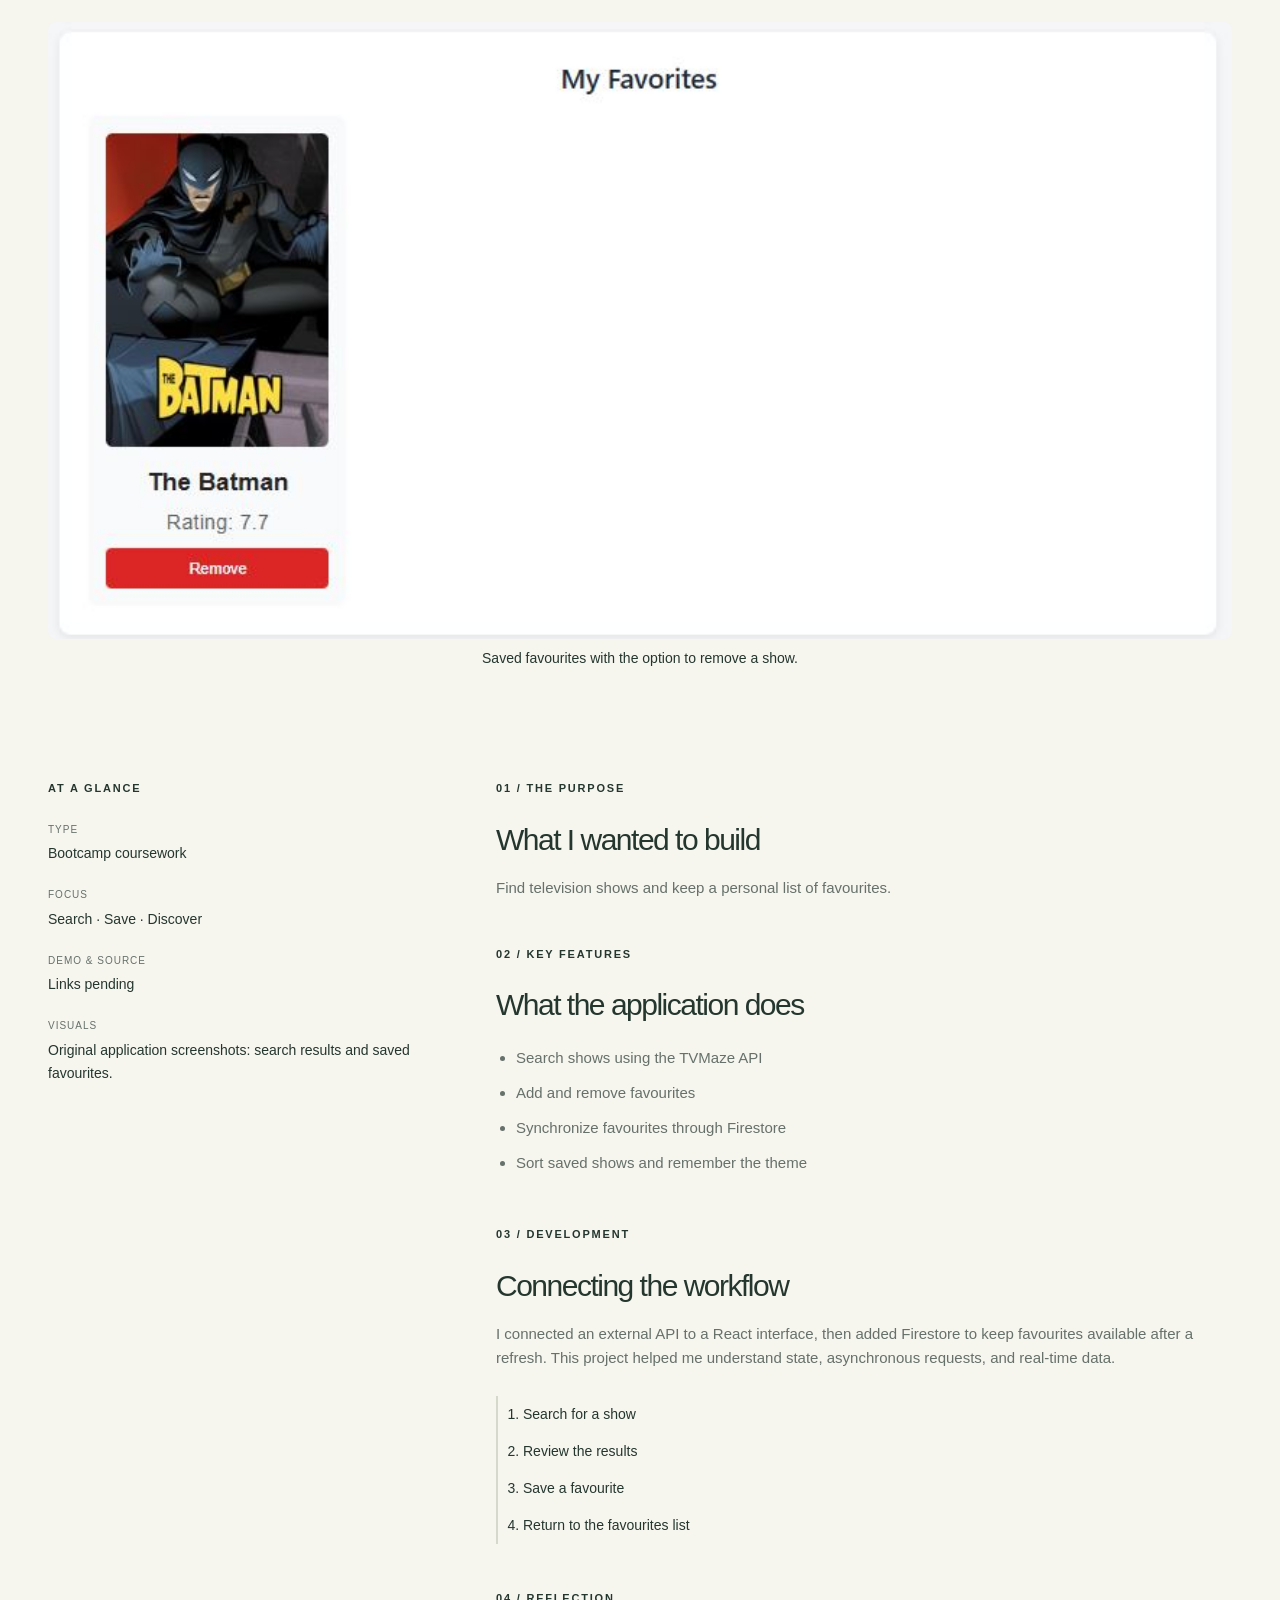
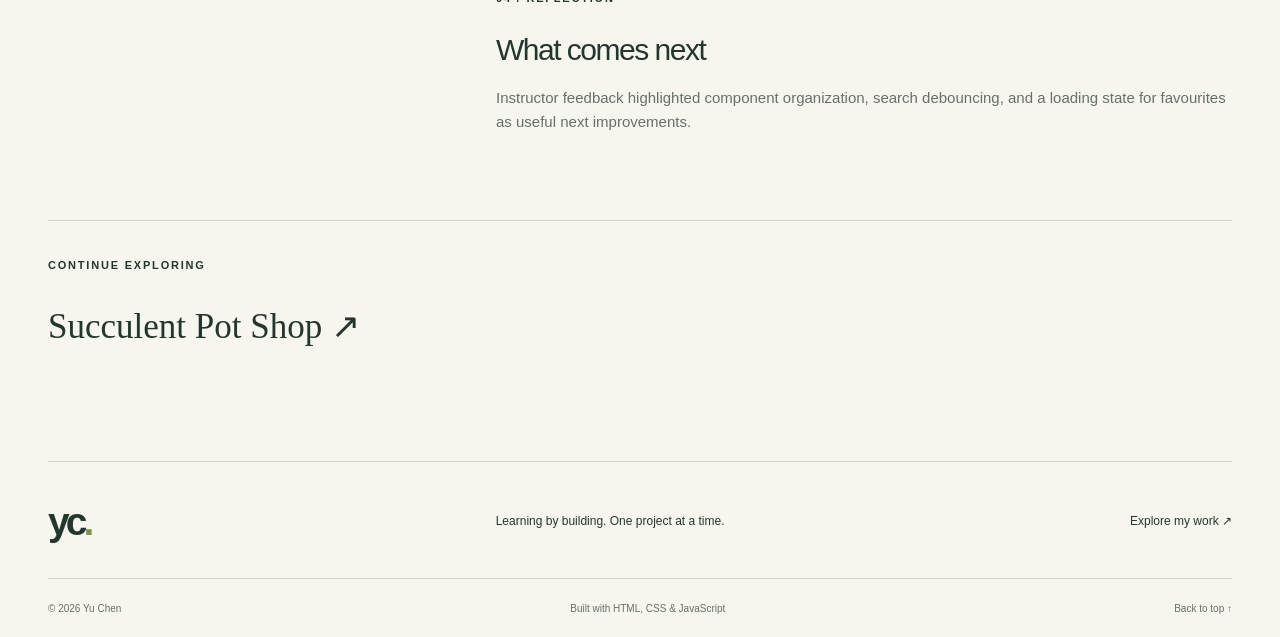
<file: tv-explorer.html>
<!doctype html>
<html lang="en">

<head>
    <meta charset="utf-8">
    <meta name="viewport" content="width=device-width,initial-scale=1">
    <meta name="description"
        content="Yu Chen’s web development portfolio. Explore React and Java coursework, development decisions, and lessons learned.">
    <title>TV Explorer | Yu Chen</title>
    <link rel="icon" href="assets/favicon.svg" type="image/svg+xml">
    <link rel="stylesheet" href="assets/style.css">
    <script src="assets/app.js" defer></script>
</head>

<body><a class="skip" href="#main">Skip to content</a>
    <header class="site-header"><a class="brand" href="index.html" aria-label="Yu Chen home">yc<span>.</span></a><button
            class="menu-toggle" aria-expanded="false" aria-controls="navigation">Menu <span>☰</span></button>
        <nav id="navigation" aria-label="Main navigation"><a href="index.html">Home</a><a href="about.html">About</a><a
                href="projects.html">Projects</a><a href="contact.html">Contact</a></nav><button class="theme-toggle"
            aria-label="Switch to dark theme" title="Switch theme">◐</button>
    </header>
    <main id="main">
        <section class="detail-intro"><a class="text-link" href="projects.html">← All projects</a>
            <p class="eyebrow">PROJECT 01 / REACT COURSEWORK</p>
            <h1>TV Explorer</h1>
            <p>A TV show search and favourites app with live data and persistent collections.</p>
            <div class="tags"><span>React</span><span>TVMaze API</span><span>Firebase Firestore</span></div>
        </section>
        <section class="detail-art">
  <figure class="project-screenshot">
    <img
      src="assets/images/movie-search.JPG "
      alt="Batman search results in Movie Search and Favorites"
    >
    <figcaption>Search results from the TVMaze API.</figcaption>
  </figure>

  <figure class="project-screenshot">
    <img
      src="assets/images/movie-favorites.JPG "
      alt="A saved Batman show with a Remove button"
    >
    <figcaption>Saved favourites with the option to remove a show.</figcaption>
  </figure>
</section>
        <section class="section case-study">
            <aside>
                <p class="eyebrow">AT A GLANCE</p>
                <dl>
                    <dt>Type</dt>
                    <dd>Bootcamp coursework</dd>
                    <dt>Focus</dt>
                    <dd>Search · Save · Discover</dd>
                    <dt>Demo & source</dt>
                    <dd>Links pending</dd>
                    <dt>Visuals</dt>
                    <dd>Original application screenshots: search results and saved favourites.</dd>
                </dl>
            </aside>
            <div>
                <p class="eyebrow">01 / THE PURPOSE</p>
                <h2>What I wanted to build</h2>
                <p>Find television shows and keep a personal list of favourites.</p>
                <p class="eyebrow">02 / KEY FEATURES</p>
                <h2>What the application does</h2>
                <ul class="feature-list">
                    <li>Search shows using the TVMaze API</li>
                    <li>Add and remove favourites</li>
                    <li>Synchronize favourites through Firestore</li>
                    <li>Sort saved shows and remember the theme</li>
                </ul>
                <p class="eyebrow">03 / DEVELOPMENT</p>
                <h2>Connecting the workflow</h2>
                <p>I connected an external API to a React interface, then added Firestore to keep favourites available
                    after a refresh. This project helped me understand state, asynchronous requests, and real-time data.
                </p>
                <ol class="flow-steps">
                    <li>Search for a show</li>
                    <li>Review the results</li>
                    <li>Save a favourite</li>
                    <li>Return to the favourites list</li>
                </ol>
                <p class="eyebrow">04 / REFLECTION</p>
                <h2>What comes next</h2>
                <p>Instructor feedback highlighted component organization, search debouncing, and a loading state for
                    favourites as useful next improvements.</p>
            </div>
        </section>
        <section class="next-project">
            <p class="eyebrow">CONTINUE EXPLORING</p><a href="succulent-shop.html">Succulent Pot Shop ↗</a>
        </section>
    </main>
    <footer><a class="brand" href="index.html">yc<span>.</span></a>
        <p>Learning by building. One project at a time.</p><a href="projects.html">Explore my work ↗</a>
        <div class="footer-bottom"><span>© 2026 Yu Chen</span><span>Built with HTML, CSS & JavaScript</span><a
                href="#main">Back to top ↑</a></div>
    </footer>
</body>

</html>
</file>
<file: assets/style.css>
:root {
    --bg: #f6f5ee;
    --surface: #eeeee5;
    --ink: #24372f;
    --muted: #65716a;
    --line: #d5d9cb;
    --accent: #dce8a4;
    --card: #fffef8;
    --forest: #21392f
}

* {
    box-sizing: border-box
}

html {
    scroll-behavior: smooth
}

body {
    margin: 0;
    background: var(--bg);
    color: var(--ink);
    font: 16px/1.65 Arial, Helvetica, sans-serif
}

body.dark {
    --bg: #14231e;
    --surface: #20332a;
    --ink: #f1f1e5;
    --muted: #b6c1b6;
    --line: #3c5145;
    --card: #1a2d24;
    --accent: #dce8a4
}

a {
    color: inherit;
    text-decoration: none
}

button,
input,
textarea,
select {
    font: inherit
}

button,
a,
input,
textarea,
select {
    -webkit-tap-highlight-color: transparent
}

button {
    cursor: pointer
}

a:focus-visible,
button:focus-visible,
input:focus-visible,
textarea:focus-visible,
select:focus-visible {
    outline: 3px solid #6e8a32;
    outline-offset: 5px
}

button {
    color: inherit
}

h1,
h2,
h3,
p {
    margin: 0
}

h1 {
    font-size: clamp(42px, 5.5vw, 78px);
    line-height: 1.09;
    letter-spacing: -3px;
    font-weight: 500
}

h2 {
    font-size: clamp(30px, 3.3vw, 46px);
    line-height: 1.2;
    letter-spacing: -1.5px;
    font-weight: 500
}

h3 {
    font-size: 23px;
    line-height: 1.35;
    font-weight: 500;
    letter-spacing: -.5px
}

p+p {
    margin-top: 18px
}

.serif {
    font-family: Georgia, 'Times New Roman', serif;
    font-style: italic;
    font-weight: 400
}

.eyebrow {
    font-size: 11px;
    font-weight: 700;
    letter-spacing: 1.8px;
    margin-bottom: 24px
}

.site-header {
    max-width: 1280px;
    margin: auto;
    height: 105px;
    display: flex;
    align-items: center;
    gap: 36px;
    padding: 0 48px;
    border-bottom: 1px solid var(--line)
}

.brand {
    font-size: 39px;
    font-weight: 700;
    letter-spacing: -4px;
    line-height: 1
}

.brand span {
    color: #82934b
}

.site-header nav {
    display: flex;
    gap: 34px;
    margin-left: auto;
    font-size: 13px
}

.site-header nav a {
    padding: 10px 0;
    border-bottom: 1px solid transparent
}

.site-header nav a:hover,
.site-header nav a[aria-current] {
    border-color: currentColor
}

.theme-toggle {
    width: 36px;
    height: 36px;
    background: none;
    border: 1px solid var(--line);
    border-radius: 50%;
    font-size: 22px;
    line-height: 1
}

.menu-toggle {
    display: none
}

.skip {
    position: absolute;
    left: 20px;
    top: -80px;
    background: var(--accent);
    color: #24372f;
    padding: 12px;
    z-index: 20
}

.skip:focus {
    top: 10px
}

main {
    max-width: 1280px;
    margin: auto
}

.hero {
    min-height: 620px;
    display: grid;
    grid-template-columns: 1.15fr 1fr;
    align-items: center;
    gap: 35px;
    padding: 75px 48px 65px
}

.status-dot {
    width: 7px;
    height: 7px;
    background: #6e8548;
    border-radius: 50%;
    display: inline-block;
    margin-right: 6px
}

.hero-intro {
    font-size: 17px;
    max-width: 430px;
    margin-top: 25px;
    color: var(--muted)
}

.actions {
    display: flex;
    gap: 25px;
    align-items: center;
    margin-top: 32px
}

.button {
    background: var(--forest);
    color: #f8faef;
    border: 1px solid var(--forest);
    display: inline-flex;
    align-items: center;
    justify-content: center;
    gap: 35px;
    padding: 14px 22px;
    font-size: 13px;
    border-radius: 4px;
    transition: transform .2s, background .2s
}

.button:hover {
    transform: translateY(-3px);
    background: #385243
}

.text-link {
    font-size: 13px;
    border-bottom: 1px solid var(--line);
    padding-bottom: 5px
}

.hero-footnote {
    display: flex;
    gap: 28px;
    margin-top: 58px;
    font-size: 10px;
    letter-spacing: .4px;
    color: var(--muted)
}

.hero-art {
    height: 425px;
    background: #dfe6d6;
    border-radius: 180px 180px 16px 16px;
    position: relative;
    display: flex;
    align-items: center;
    justify-content: center;
    isolation: isolate;
    overflow: hidden
}

.hero-art:after {
    content: '';
    position: absolute;
    inset: 0;
    background-image: radial-gradient(#5c735333 .8px, transparent .8px);
    background-size: 12px 12px;
    z-index: -1
}

.art-note {
    position: absolute;
    top: 40px;
    font-size: 9px;
    letter-spacing: 2px;
    color: #3b5140
}

.code-window {
    width: 94%;
    margin-top: 15px;
    background: #24372f;
    color: white;
    border-radius: 10px;
    transform: rotate(-5deg);
    box-shadow: 0 22px 40px #263a3540;
    z-index: 2
}

.code-top {
    display: flex;
    justify-content: space-between;
    padding: 13px 18px;
    border-bottom: 1px solid #ffffff20;
    font-size: 10px;
    color: #c2cbbd
}

.code-top>span:first-child {
    color: #d7b28d;
    letter-spacing: 3px
}

.code-window pre {
    font: 11px/2 monospace;
    margin: 0;
    padding: 24px 20px;
    white-space: pre-wrap
}

.code-muted {
    color: #9ba99f
}

.code-green {
    color: #dce8a4
}

.code-pink {
    color: #e8b6b4
}

.code-bottom {
    font-size: 9px;
    padding: 12px 20px;
    background: #ffffff08;
    border-radius: 0 0 10px 10px;
    color: #b9c8bb
}

.code-bottom i {
    display: inline-block;
    width: 5px;
    height: 5px;
    border-radius: 50%;
    background: #dce8a4;
    margin-right: 5px
}

.floating-tag {
    position: absolute;
    bottom: 32px;
    right: 20px;
    padding: 12px 20px;
    border-radius: 4px;
    background: #f6f5ee;
    color: #24372f;
    font-size: 20px;
    box-shadow: 0 8px 20px #233a2920;
    transform: rotate(4deg);
    z-index: 3;
    animation: bob 6s ease-in-out infinite
}

.floating-tag span {
    font-size: 11px;
    margin-left: 9px
}

.spark {
    position: absolute;
    top: 55px;
    right: 17px;
    font-size: 75px;
    color: #6f844f
}

.orbit {
    position: absolute;
    width: 330px;
    height: 330px;
    border: 1px solid #788e6570;
    border-radius: 50%;
    transform: rotate(35deg)
}

.orbit-two {
    width: 245px;
    height: 390px;
    transform: rotate(-35deg)
}

.skills-strip {
    padding: 24px 48px;
    display: flex;
    align-items: center;
    justify-content: space-between;
    gap: 25px;
    border-top: 1px solid var(--line);
    border-bottom: 1px solid var(--line)
}

.skills-strip>span {
    font-size: 9px;
    letter-spacing: 2px;
    color: var(--muted)
}

.skills-strip strong {
    font-size: 14px;
    font-weight: 500
}

.section {
    padding: 85px 48px
}

.section-heading {
    display: flex;
    justify-content: space-between;
    align-items: end;
    margin-bottom: 36px;
    gap: 25px
}

.section-heading .eyebrow {
    margin-bottom: 17px
}

.project-grid {
    display: grid;
    grid-template-columns: 1fr 1fr;
    gap: 36px
}

.project-art {
    position: relative;
    height: 310px;
    overflow: hidden;
    border-radius: 6px
}

.screen-art {
    background: #d8ddec;
    display: flex;
    align-items: center;
    justify-content: center
}

.mini-browser {
    width: 78%;
    height: 225px;
    background: #172230;
    border-radius: 7px;
    transform: rotate(-5deg);
    box-shadow: 0 16px 30px #17223044;
    padding: 12px;
    color: #f8fafc;
    transition: transform .3s
}

.art-link:hover .mini-browser {
    transform: rotate(-2deg) translateY(-5px)
}

.browser-dots {
    font-size: 7px;
    letter-spacing: 2px;
    color: #8e9db8;
    display: flex;
    justify-content: space-between
}

.browser-dots span {
    letter-spacing: 1px;
    font-size: 6px
}

.mini-search {
    background: #26354a;
    padding: 8px;
    margin: 15px 0 12px;
    font-size: 9px;
    color: #afbdd0;
    display: flex;
    justify-content: space-between
}

.posters {
    display: flex;
    gap: 10px
}

.posters i {
    height: 110px;
    flex: 1;
    background: linear-gradient(150deg, #b9a3d8, #5b4a91 55%, #292747);
    position: relative;
    overflow: hidden
}

.posters i:before {
    content: '';
    position: absolute;
    width: 65px;
    height: 100px;
    border: 1px solid #c4bedc77;
    border-radius: 50%;
    left: 20%;
    top: 15px;
    transform: rotate(35deg)
}

.posters i:nth-child(2) {
    background: linear-gradient(30deg, #a5733e, #dfb790)
}

.posters i:nth-child(3) {
    background: linear-gradient(150deg, #567a7d, #1c434c)
}

.posters span {
    font-style: normal;
    font-size: 7px;
    letter-spacing: 1px;
    position: absolute;
    bottom: 10px;
    left: 7px
}

.mini-lines {
    display: flex;
    gap: 10px;
    margin-top: 12px
}

.mini-lines i {
    background: #677c94;
    width: 45%;
    height: 4px
}

.art-label {
    position: absolute;
    left: 16px;
    bottom: 12px;
    letter-spacing: 1.4px;
    font-size: 7px;
    color: #263c37
}

.plant-art {
    background: #e8d8c6
}

.sun-disc {
    position: absolute;
    width: 230px;
    height: 230px;
    background: #d6bf9f;
    border-radius: 50%;
    right: 30px;
    top: 30px
}

.plant {
    position: absolute;
    width: 180px;
    height: 245px;
    right: 30px;
    bottom: 28px
}

.pot {
    position: absolute;
    bottom: 0;
    left: 33px;
    width: 120px;
    height: 100px;
    background: linear-gradient(90deg, #ad5b44, #cf8b6c, #ac5a44);
    border-radius: 8px 8px 40px 40px;
    clip-path: polygon(0 0, 100% 0, 88% 100%, 12% 100%);
    box-shadow: inset 0 8px #8b503d
}

.leaf {
    position: absolute;
    width: 50px;
    height: 120px;
    border-radius: 90% 0 90% 0;
    background: linear-gradient(90deg, #5d7c57, #849568);
    bottom: 76px;
    left: 65px;
    transform-origin: bottom
}

.l1 {
    transform: rotate(-65deg);
    height: 105px
}

.l2 {
    transform: rotate(-33deg)
}

.l3 {
    transform: rotate(0deg);
    height: 145px
}

.l4 {
    transform: rotate(34deg);
    background: linear-gradient(90deg, #759265, #526f52)
}

.l5 {
    transform: rotate(65deg);
    height: 100px
}

.art-caption {
    position: absolute;
    left: 28px;
    top: 50px;
    font-family: Georgia, serif;
    font-size: 35px;
    line-height: 1.1;
    color: #5d5741;
    font-style: italic
}

.card-meta {
    display: flex;
    justify-content: space-between;
    margin: 20px 0 10px;
    font-size: 9px;
    letter-spacing: 1.3px;
    color: var(--muted)
}

.project-card h3 a {
    display: flex;
    justify-content: space-between
}

.project-card>p {
    font-size: 14px;
    color: var(--muted);
    margin-top: 10px;
    max-width: 440px
}

.tags {
    display: flex;
    gap: 7px;
    flex-wrap: wrap;
    margin-top: 18px
}

.tags span {
    font-size: 10px;
    border: 1px solid var(--line);
    padding: 4px 9px;
    border-radius: 3px
}

.caption {
    font-size: 11px;
    color: var(--muted);
    margin-top: 22px;
    line-height: 1.7
}

.approach {
    background: var(--surface);
    border-radius: 6px;
    margin: 0 48px;
    padding: 55px 40px
}

.approach-grid {
    display: grid;
    grid-template-columns: repeat(3, 1fr);
    gap: 40px;
    margin-top: 40px
}

.approach-grid span {
    font-size: 11px;
    color: var(--muted)
}

.approach-grid h3 {
    font-size: 20px;
    margin: 10px 0
}

.approach-grid p {
    font-size: 13px;
    color: var(--muted)
}

.cta {
    text-align: center;
    padding: 90px 30px
}

.cta h2 {
    font-size: clamp(35px, 4vw, 54px)
}

.cta .button,
.cta .text-link {
    margin-top: 28px
}

.cta .text-link {
    display: inline-block
}

footer {
    max-width: 1184px;
    margin: 0 auto;
    padding: 40px 0 20px;
    border-top: 1px solid var(--line);
    display: flex;
    justify-content: space-between;
    align-items: center;
    gap: 25px;
    flex-wrap: wrap
}

footer>p,
footer>a:not(.brand) {
    font-size: 12px
}

.footer-bottom {
    width: 100%;
    display: flex;
    justify-content: space-between;
    border-top: 1px solid var(--line);
    padding-top: 22px;
    margin-top: 12px;
    font-size: 10px;
    color: var(--muted)
}

.page-intro {
    padding: 75px 48px 45px;
    max-width: 950px
}

.page-intro>p:last-child {
    max-width: 630px;
    color: var(--muted);
    font-size: 17px;
    margin-top: 25px
}

.about-layout {
    display: grid;
    grid-template-columns: 1fr 1.25fr;
    gap: 80px;
    align-items: center;
    padding-top: 30px
}

.monogram {
    height: 355px;
    border-radius: 170px 170px 5px 5px;
    background: #dfe6d6;
    color: #24372f;
    display: flex;
    align-items: center;
    justify-content: center;
    font: italic 130px Georgia;
    position: relative
}

.monogram span {
    color: #6e8548
}

.monogram small {
    position: absolute;
    bottom: 35px;
    font: 9px Arial;
    letter-spacing: 1.5px
}

.about-layout h2 {
    margin-bottom: 22px
}

.about-layout p:not(.eyebrow) {
    color: var(--muted);
    font-size: 15px
}

.about-layout .text-link {
    display: inline-block;
    margin-top: 25px
}

.skills-section {
    background: var(--surface)
}

.skill-grid {
    display: grid;
    grid-template-columns: repeat(3, 1fr);
    gap: 40px;
    margin-top: 40px
}

.skill-grid article {
    border-top: 1px solid var(--line);
    padding-top: 20px
}

.skill-grid span {
    font-size: 9px;
    letter-spacing: 1px;
    color: var(--muted)
}

.skill-grid h3 {
    font-size: 20px;
    margin: 15px 0
}

.skill-grid p {
    font-size: 14px;
    color: var(--muted)
}

.project-section {
    padding-top: 20px
}

.project-controls {
    display: flex;
    align-items: center;
    justify-content: space-between;
    gap: 20px
}

.filters {
    display: flex;
    gap: 8px;
    flex-wrap: wrap
}

.filters button {
    background: none;
    border: 1px solid var(--line);
    border-radius: 30px;
    padding: 9px 18px;
    font-size: 12px
}

.filters button.active {
    background: var(--ink);
    color: var(--bg);
    border-color: var(--ink)
}

.search-box {
    position: relative
}

.search-box input {
    background: none;
    border: 1px solid var(--line);
    padding: 10px 35px 10px 15px;
    color: var(--ink);
    width: 235px;
    border-radius: 4px;
    font-size: 12px
}

.search-box>span:last-child {
    position: absolute;
    right: 13px;
    top: 5px;
    font-size: 23px
}

.project-section #result-count {
    margin: 20px 0
}

.detail-intro {
    padding: 55px 48px 35px
}

.detail-intro>.eyebrow {
    margin-top: 40px
}

.detail-intro>p:not(.eyebrow) {
    font-size: 18px;
    color: var(--muted);
    max-width: 640px;
    margin-top: 20px
}

.detail-art {
    margin: 10px 48px
}

.detail-art .project-art {
    height: 420px
}

.detail-art .mini-browser {
    width: 440px;
    height: 290px;
    padding: 18px
}

.detail-art .posters i {
    height: 145px
}

.detail-art .mini-search {
    margin-top: 20px;
    padding: 12px
}

.detail-art .plant {
    right: 25%;
    height: 290px;
    transform: scale(1.3);
    bottom: 50px
}

.detail-art .sun-disc {
    width: 330px;
    height: 330px;
    right: 20%;
    top: 45px
}

.detail-art .art-caption {
    font-size: 70px;
    left: 10%;
    top: 90px
}

.case-study {
    display: grid;
    grid-template-columns: 1fr 2fr;
    gap: 80px
}

.case-study dt {
    font-size: 10px;
    letter-spacing: 1px;
    color: var(--muted);
    margin-top: 22px;
    text-transform: uppercase
}

.case-study dd {
    font-size: 14px;
    margin: 4px 0
}

.case-study h2 {
    font-size: 30px;
    margin-bottom: 18px
}

.case-study>div p:not(.eyebrow) {
    color: var(--muted);
    font-size: 15px
}

.case-study>div .eyebrow:not(:first-child) {
    margin-top: 45px
}

.feature-list {
    padding-left: 20px;
    font-size: 15px;
    color: var(--muted)
}

.feature-list li {
    padding: 5px 0
}

.flow-steps {
    padding-left: 25px;
    border-left: 2px solid var(--line);
    margin-top: 25px;
    font-size: 14px
}

.flow-steps li {
    padding: 7px 0
}

.next-project {
    margin: 0 48px 70px;
    padding: 35px 0;
    border-top: 1px solid var(--line)
}

.next-project>a {
    font-size: 35px;
    font-family: Georgia, serif
}

.contact-layout {
    display: grid;
    grid-template-columns: 1fr 1.3fr;
    gap: 100px;
    padding-top: 25px
}

.contact-layout h2 {
    margin-bottom: 20px
}

.contact-note {
    font-size: 14px;
    color: var(--muted);
    max-width: 330px;
    margin-bottom: 25px
}

form label {
    display: block;
    font-size: 12px;
    margin: 0 0 7px
}

form input,
form select,
form textarea {
    display: block;
    width: 100%;
    padding: 12px 13px;
    background: var(--card);
    color: var(--ink);
    border: 1px solid var(--line);
    border-radius: 3px;
    font-size: 14px;
    margin-bottom: 22px
}

form textarea {
    resize: vertical
}

form .caption {
    margin-top: 12px
}

#message-preview {
    margin-top: 30px;
    padding-top: 25px;
    border-top: 1px solid var(--line)
}

#draft-text {
    white-space: pre-wrap;
    overflow-wrap: anywhere;
    font: 14px/1.7 Arial;
    color: var(--muted)
}

.secondary {
    background: transparent;
    color: var(--ink);
    border-color: var(--line)
}

.secondary:hover {
    background: var(--surface)
}

.sr-only {
    position: absolute;
    width: 1px;
    height: 1px;
    padding: 0;
    margin: -1px;
    overflow: hidden;
    clip: rect(0, 0, 0, 0);
    white-space: nowrap;
    border: 0
}

[hidden] {
    display: none !important
}

@keyframes bob {
    50% {
        transform: translateY(-8px) rotate(2deg)
    }
}

@media(min-width:1450px) {
    .hero {
        min-height: 680px
    }
}

@media(max-width:1000px) {
    .site-header {
        padding: 0 30px
    }

    .hero {
        padding: 55px 30px;
        gap: 25px
    }

    .hero-art {
        height: 360px
    }

    .hero h1 {
        font-size: 55px
    }

    .code-window pre {
        font-size: 9px
    }

    .actions {
        gap: 15px
    }

    .hero-footnote {
        flex-direction: column;
        gap: 3px
    }

    .section {
        padding: 65px 30px
    }

    .skills-strip {
        padding: 22px 30px
    }

    .approach {
        margin: 0 30px;
        padding: 35px
    }

    .about-layout {
        gap: 35px
    }

    .contact-layout {
        gap: 40px
    }

    footer {
        margin: 0 30px
    }

    .detail-art .art-caption {
        font-size: 50px
    }

    .page-intro,
    .detail-intro {
        padding-left: 30px;
        padding-right: 30px
    }
}

@media(max-width:700px) {
    h1 {
        font-size: 43px;
        letter-spacing: -1.9px
    }

    h2 {
        letter-spacing: -1px
    }

    .site-header {
        height: 80px;
        padding: 0 22px;
        gap: 18px
    }

    .brand {
        font-size: 34px
    }

    .menu-toggle {
        display: flex;
        gap: 10px;
        align-items: center;
        margin-left: auto;
        background: none;
        border: 0;
        font-size: 12px;
        padding: 10px
    }

    .theme-toggle {
        width: 32px;
        height: 32px
    }

    .site-header nav {
        display: none;
        position: absolute;
        left: 0;
        right: 0;
        top: 80px;
        background: var(--bg);
        padding: 20px 30px;
        z-index: 10;
        border-bottom: 1px solid var(--line);
        margin: 0;
        box-shadow: 0 10px 15px #00000010
    }

    .site-header nav.open {
        display: flex;
        flex-direction: column;
        gap: 10px
    }

    .hero {
        grid-template-columns: 1fr;
        padding: 45px 22px 30px;
        gap: 35px
    }

    .hero h1 {
        font-size: 48px
    }

    .eyebrow {
        font-size: 9px;
        letter-spacing: 1.4px;
        margin-bottom: 20px
    }

    .hero-intro {
        font-size: 16px
    }

    .hero-footnote {
        margin-top: 30px;
        flex-direction: row;
        justify-content: space-between;
        gap: 10px;
        font-size: 9px
    }

    .hero-art {
        height: 330px;
        max-width: 500px;
        width: 100%;
        justify-self: center;
        border-radius: 150px 150px 10px 10px
    }

    .code-window {
        width: 88%
    }

    .code-window pre {
        font-size: 10px
    }

    .floating-tag {
        bottom: 17px
    }

    .spark {
        top: 28px
    }

    .art-note {
        top: 30px;
        font-size: 7px
    }

    .skills-strip {
        flex-wrap: wrap;
        justify-content: center;
        gap: 14px 23px;
        padding: 22px
    }

    .skills-strip>span {
        width: 100%;
        text-align: center
    }

    .skills-strip strong {
        font-size: 12px
    }

    .section {
        padding: 50px 22px
    }

    .section-heading {
        align-items: start;
        flex-direction: column;
        gap: 18px
    }

    .section-heading h2 {
        font-size: 33px
    }

    .project-grid {
        grid-template-columns: 1fr;
        gap: 40px
    }

    .project-art {
        height: 290px
    }

    .project-card>p {
        max-width: none
    }

    .approach {
        margin: 0 22px;
        padding: 30px 25px
    }

    .approach-grid {
        grid-template-columns: 1fr;
        gap: 25px;
        margin-top: 30px
    }

    .approach-grid h3 {
        margin: 5px 0
    }

    .cta {
        padding: 65px 22px
    }

    .cta h2 {
        font-size: 38px
    }

    footer {
        margin: 0 22px;
        gap: 20px
    }

    footer>p {
        max-width: 200px
    }

    .footer-bottom {
        flex-wrap: wrap;
        gap: 13px
    }

    .footer-bottom>span:nth-child(2) {
        order: 3;
        width: 100%
    }

    .page-intro {
        padding: 45px 22px 30px
    }

    .page-intro>p:last-child {
        font-size: 16px
    }

    .about-layout {
        grid-template-columns: 1fr;
        padding-top: 10px;
        gap: 35px
    }

    .monogram {
        height: 290px;
        max-width: 390px;
        width: 100%
    }

    .skill-grid {
        grid-template-columns: 1fr;
        gap: 30px
    }

    .project-controls {
        align-items: stretch;
        flex-direction: column
    }

    .search-box input {
        width: 100%
    }

    .filters button {
        padding: 8px 15px
    }

    .project-section {
        padding-top: 0
    }

    .detail-intro {
        padding: 35px 22px 25px
    }

    .detail-intro h1 {
        font-size: 43px
    }

    .detail-art {
        margin: 0 22px
    }

    .detail-art .project-art {
        height: 300px
    }

    .detail-art .mini-browser {
        width: 85%;
        height: 220px;
        padding: 12px
    }

    .detail-art .posters i {
        height: 100px
    }

    .detail-art .mini-search {
        margin-top: 12px;
        padding: 8px
    }

    .detail-art .plant {
        right: 5%;
        transform: scale(.95);
        bottom: 10px
    }

    .detail-art .sun-disc {
        width: 230px;
        height: 230px;
        right: 0;
        top: 30px
    }

    .detail-art .art-caption {
        left: 20px;
        top: 40px;
        font-size: 35px
    }

    .case-study {
        grid-template-columns: 1fr;
        gap: 35px
    }

    .case-study aside {
        border-bottom: 1px solid var(--line);
        padding-bottom: 25px
    }

    .case-study dl {
        display: grid;
        grid-template-columns: 100px 1fr;
        gap: 10px
    }

    .case-study dt {
        margin: 0
    }

    .case-study dd {
        margin: 0
    }

    .case-study>div .eyebrow:not(:first-child) {
        margin-top: 35px
    }

    .next-project {
        margin: 0 22px 40px
    }

    .next-project>a {
        font-size: 29px
    }

    .contact-layout {
        grid-template-columns: 1fr;
        gap: 35px;
        padding-top: 0
    }

    .contact-note {
        max-width: none
    }

    .actions {
        flex-wrap: wrap
    }

    .button {
        gap: 24px
    }
}

@media(prefers-reduced-motion:reduce) {
    html {
        scroll-behavior: auto
    }

    *,
    *:before,
    *:after {
        animation: none !important;
        transition: none !important
    }
}
.project-screenshot {
  margin: 0 0 24px;
}

.project-screenshot img {
  display: block;
  width: 100%;
  height: auto;
  border-radius: 8px;
}

.project-screenshot figcaption {
  margin-top: 8px;
  font-size: 14px;
  text-align: center;
}
</file>
